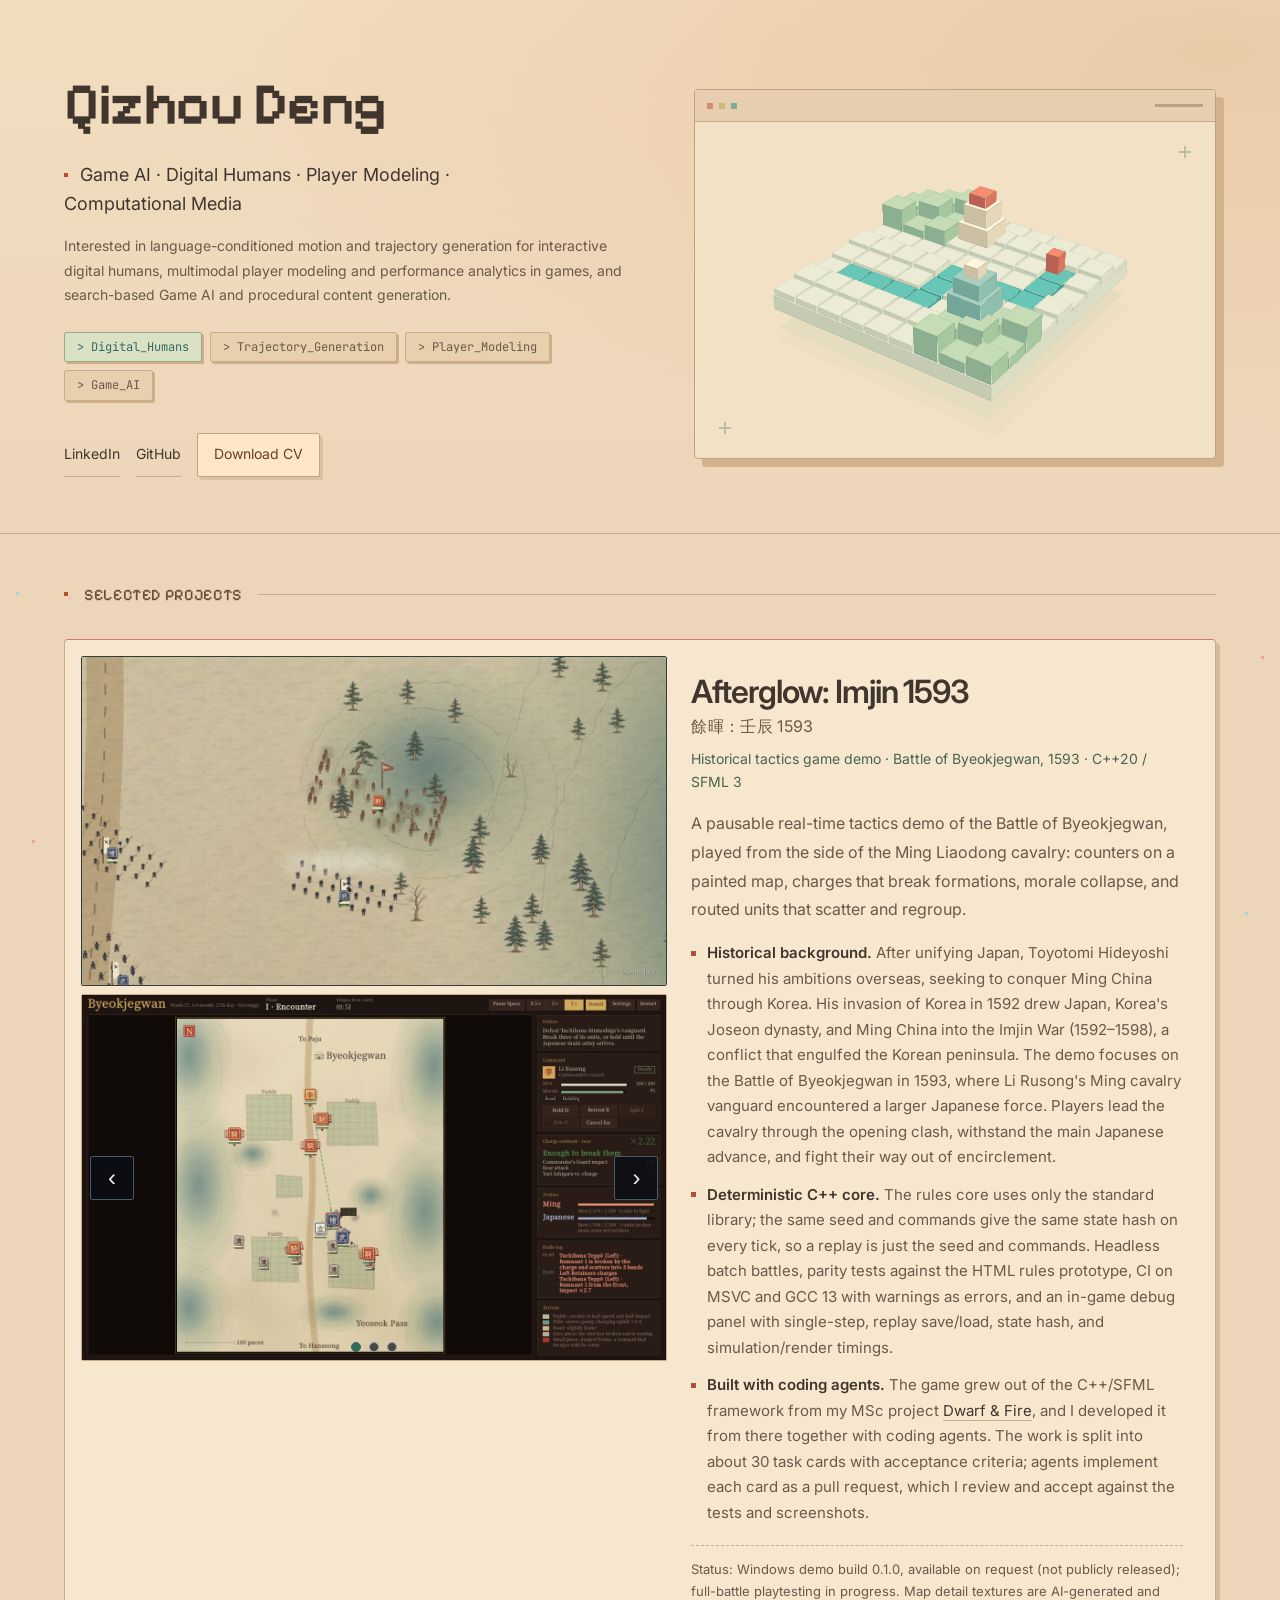
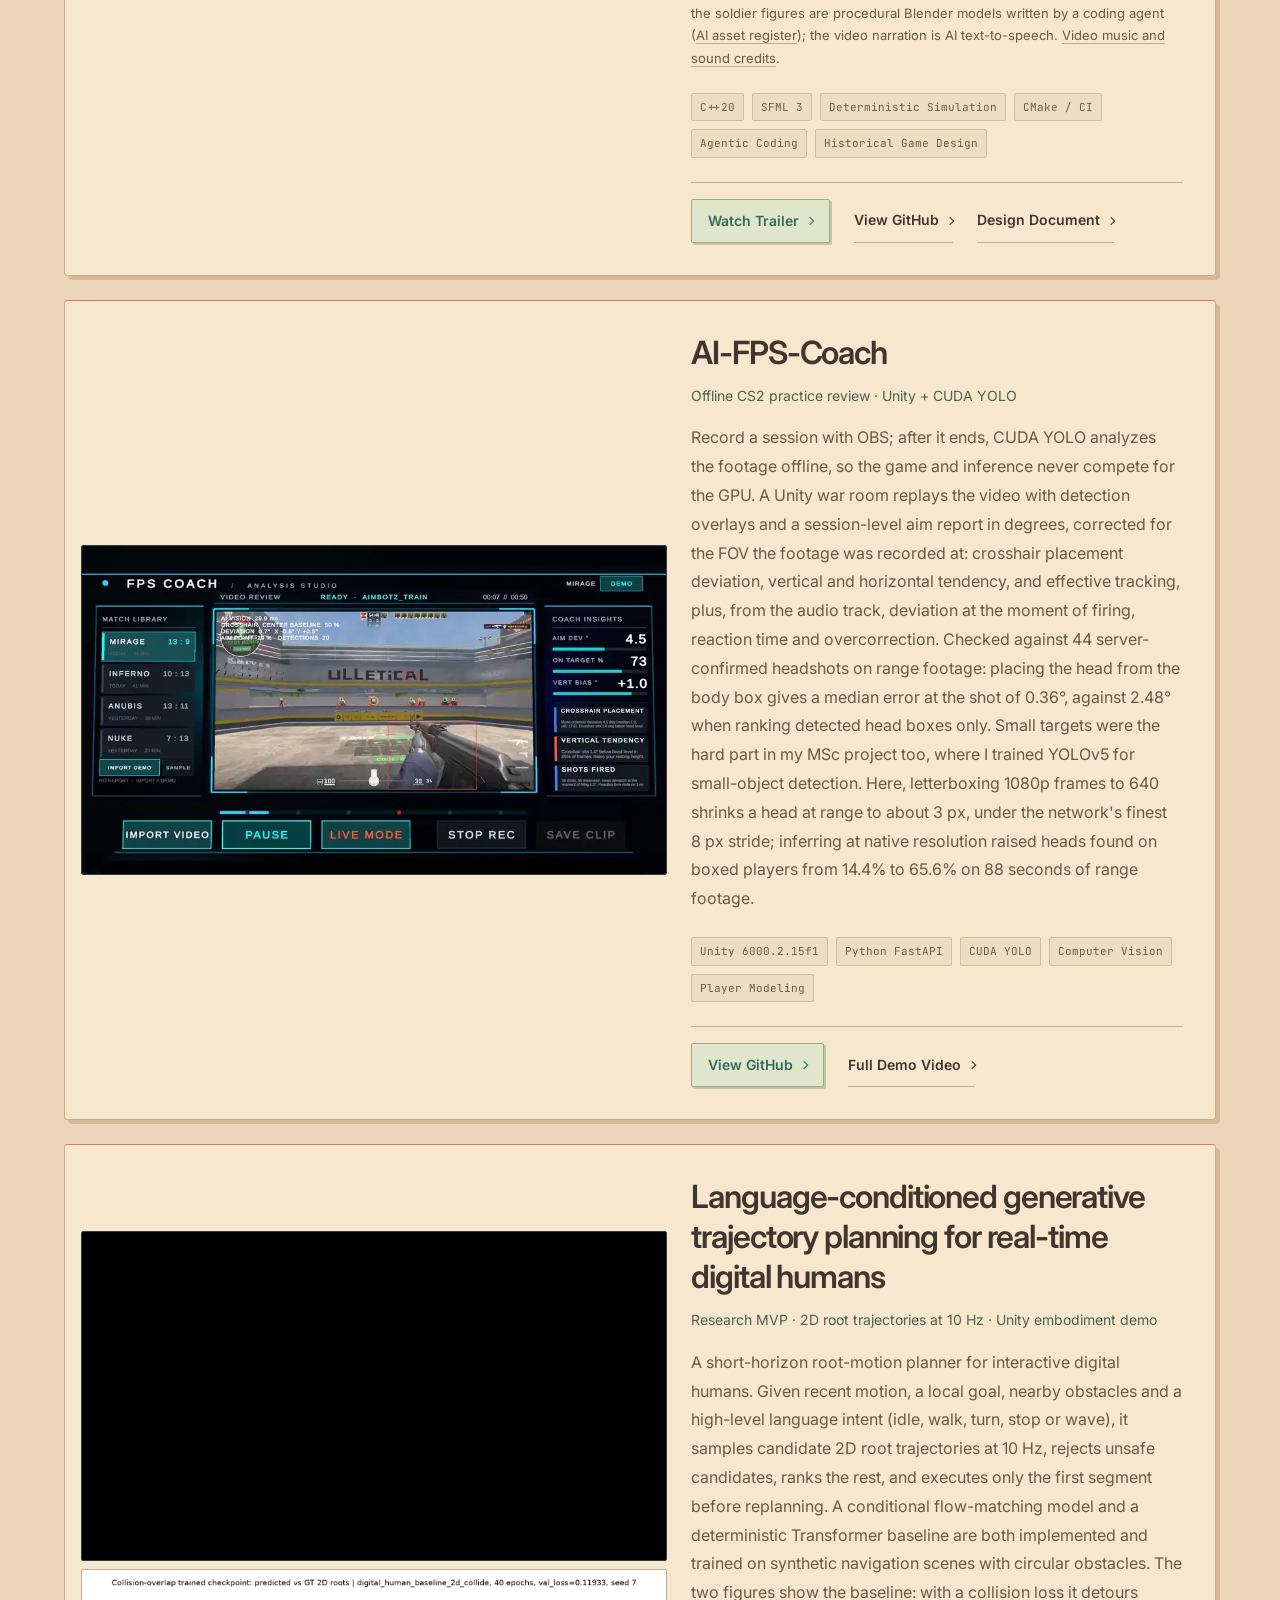
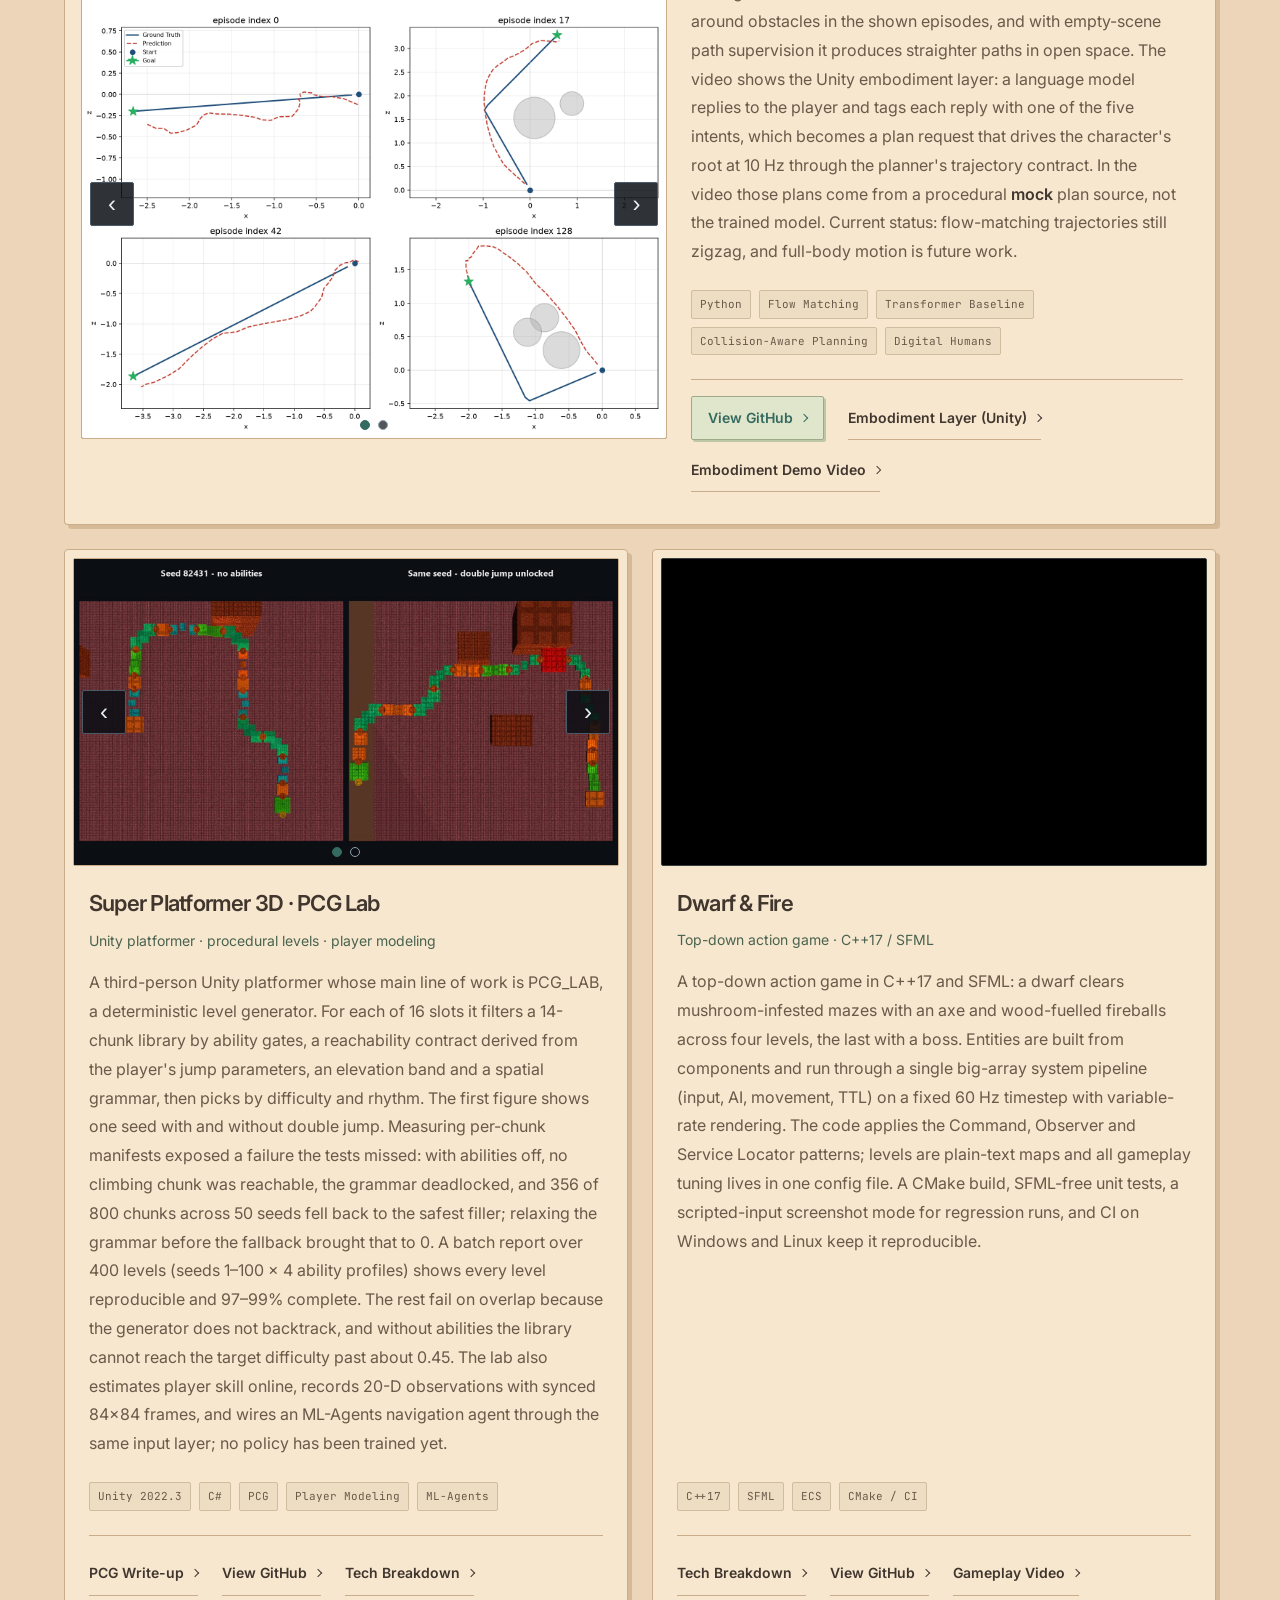
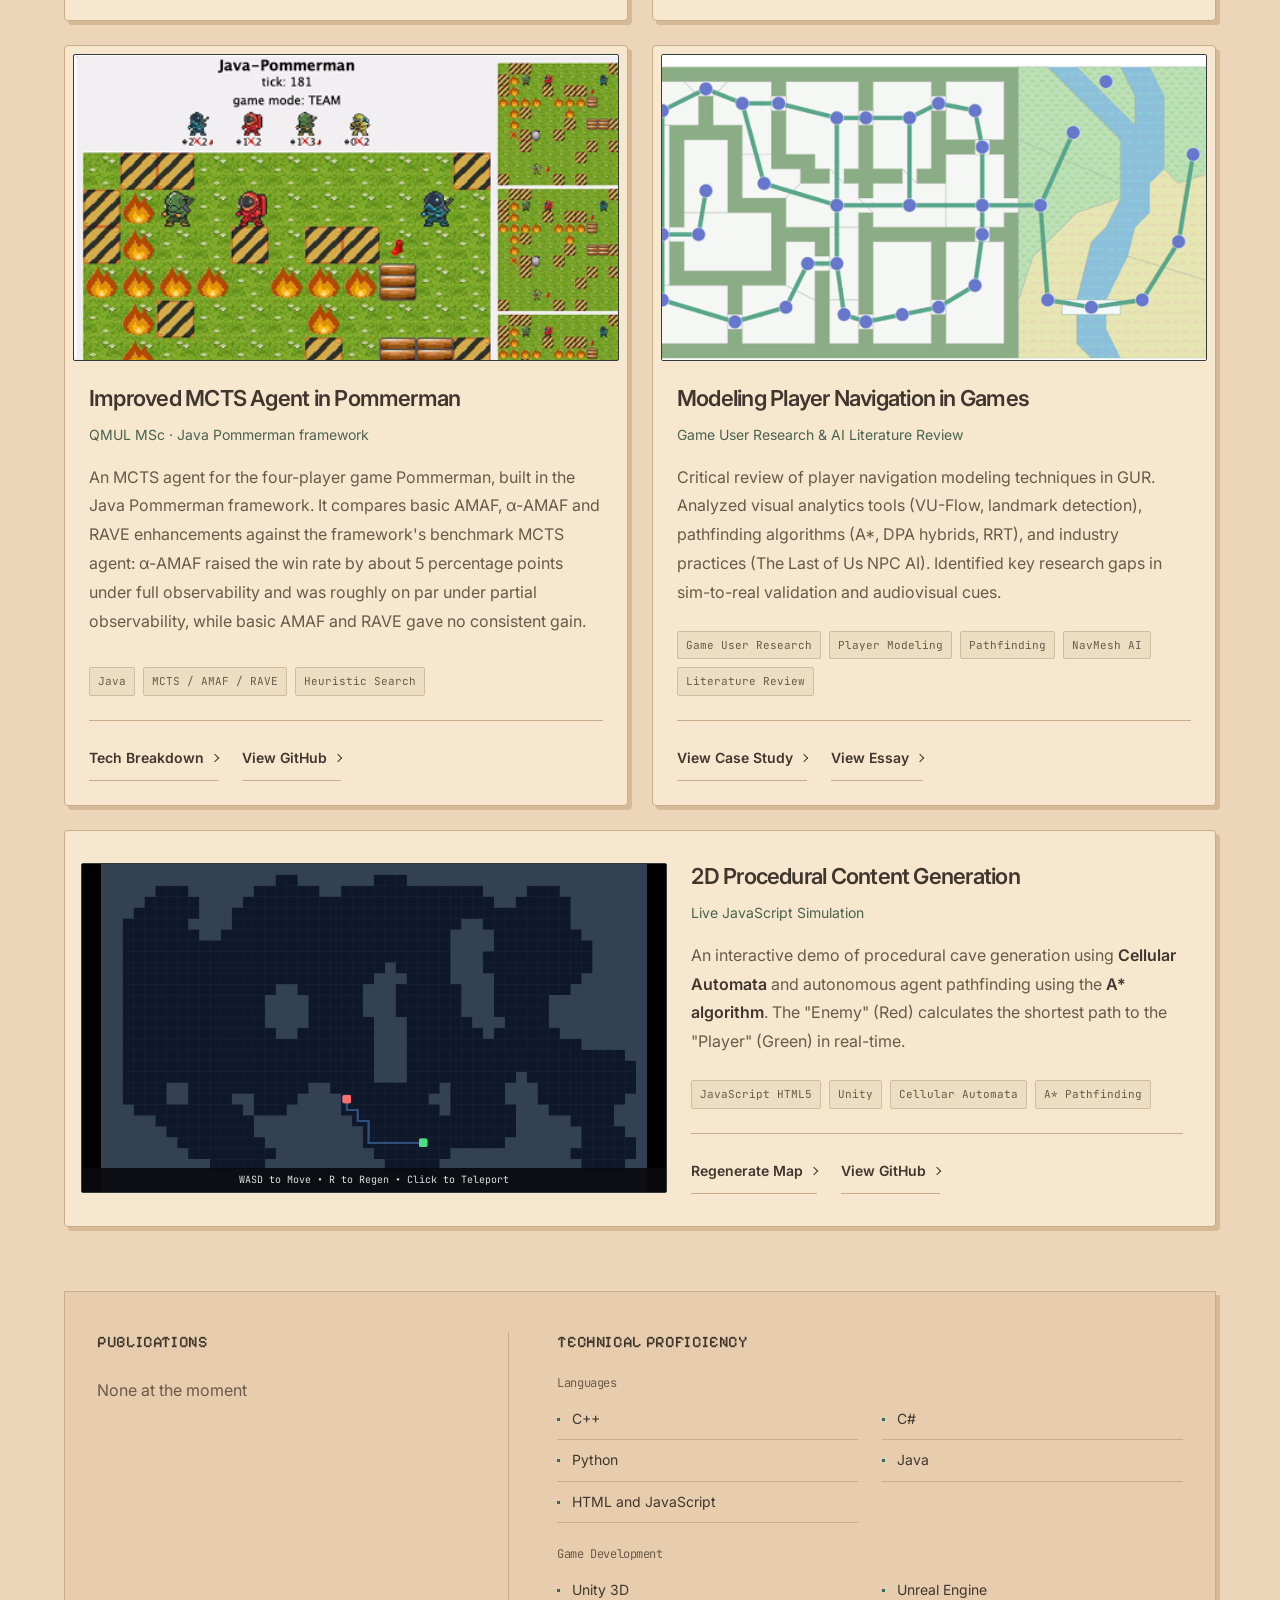
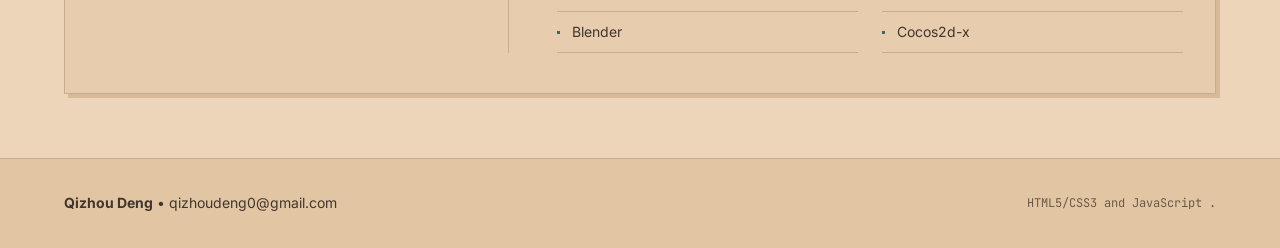
<file: index.html>
<!DOCTYPE html>
<html lang="en">
<head>
    <meta charset="UTF-8">
    <meta name="viewport" content="width=device-width, initial-scale=1.0">
    <meta name="description" content="Qizhou Deng — Game AI and Computational Media: trajectory generation for digital humans, player modeling, and procedural content generation.">
    <title>Qizhou Deng</title>
    <link href="https://fonts.googleapis.com/css2?family=Inter:wght@300;400;600;800&family=JetBrains+Mono:wght@400;700&display=swap" rel="stylesheet">
    <link rel="stylesheet" href="portfolio.css?v=9">
</head>
<body>

<!-- HOME VIEW WRAPPER -->
<div id="home-view">

    <header>
        <div class="container hero-layout">
            <div class="hero-copy">
                <h1>Qizhou Deng</h1>
                <p class="research-focus">Game AI · Digital Humans · Player Modeling · Computational Media</p>
                <p class="research-interests">
                    Interested in <strong>language-conditioned motion and trajectory generation</strong> for interactive digital humans, <strong>multimodal player modeling</strong> and performance analytics in games, and <strong>search-based Game AI</strong> and procedural content generation.
                </p>
                <div class="intro-tags">
                    <span>> Digital_Humans</span>
                    <span>> Trajectory_Generation</span>
                    <span>> Player_Modeling</span>
                    <span>> Game_AI</span>
                </div>
                <div class="profile-links">
                    <a href="https://www.linkedin.com/in/qizhou-deng-935728208/" style="margin: 0 10px;">LinkedIn</a>
                    <a href="https://github.com/QizhouD" style="margin: 0 10px;">GitHub</a>
                    <a href="QizhouDeng-CV.pdf" target="_blank" style="margin: 0 10px;">Download CV</a>
                </div>
            </div>
            <div class="pixel-scene" aria-hidden="true">
                <div class="scene-toolbar" aria-hidden="true"><i></i><i></i><i></i><span></span></div>
                <div class="scene-viewport">
                    <div class="scene-floor" aria-hidden="true"></div>
                    <div class="voxel-world" aria-hidden="true"></div>
                    <span class="scene-cross scene-cross--one"></span>
                    <span class="scene-cross scene-cross--two"></span>
                </div>
            </div>
        </div>
    </header>

    <div class="container">

        <section id="work">
            <h2 class="section-label">Selected Projects</h2>

            <article class="project-card project-card--featured project-card--flagship" id="afterglow">
                <div class="project-media-column">
                    <div class="media-frame">
                        <video autoplay muted loop playsinline
                               poster="assets/afterglow-poster.jpg"
                               aria-label="Afterglow: Imjin 1593, in-engine footage of the Byeokjegwan demo: the painted map gives way to the battlefield, Ming cavalry charge Japanese formations, units break, scatter and regroup"
                               style="width:100%; height:100%; object-fit:cover;">
                            <source src="assets/afterglow-card-loop.mp4" type="video/mp4">
                        </video>
                    </div>
                    <div class="media-carousel"
                         data-carousel
                         tabindex="0"
                         role="region"
                         aria-roledescription="carousel"
                         aria-label="Afterglow: Imjin 1593 screenshots">
                        <div class="carousel-viewport">
                            <div class="carousel-track">
                                <figure class="carousel-slide" role="group" aria-roledescription="slide" aria-label="1 of 3">
                                    <img src="assets/afterglow-battle-overview.jpg" loading="lazy"
                                         alt="Battle view in English: unit counters on a painted map of the Byeokjegwan valley, a charge preview with its multiplier, and the orders, unit and battle-log panels">
                                </figure>
                                <figure class="carousel-slide" role="group" aria-roledescription="slide" aria-label="2 of 3" aria-hidden="true">
                                    <img src="assets/afterglow-formation-break.jpg" loading="lazy"
                                         alt="Near view, in-engine: a Ming three-eyed-gun cavalry unit charges through a Japanese formation among pine groves; a Breakthrough label marks the impact as the broken unit scatters into groups">
                                </figure>
                                <figure class="carousel-slide" role="group" aria-roledescription="slide" aria-label="3 of 3" aria-hidden="true">
                                    <img src="assets/afterglow-debug-panel.jpg" loading="lazy"
                                         alt="In-game debug panel over the battle: tick, phase and per-tick state hash, single-step control, simulation and render timings over the last 120 frames, and replay save and load">
                                </figure>
                            </div>
                        </div>
                        <button type="button" class="carousel-btn carousel-btn--prev" aria-label="Previous screenshot" data-carousel-prev>&lsaquo;</button>
                        <button type="button" class="carousel-btn carousel-btn--next" aria-label="Next screenshot" data-carousel-next>&rsaquo;</button>
                        <div class="carousel-dots" role="tablist" aria-label="Choose screenshot">
                            <button type="button" class="carousel-dot" role="tab" aria-selected="true" aria-label="Battle view" data-carousel-goto="0"></button>
                            <button type="button" class="carousel-dot" role="tab" aria-selected="false" aria-label="Cavalry breakthrough, near view" data-carousel-goto="1" tabindex="-1"></button>
                            <button type="button" class="carousel-dot" role="tab" aria-selected="false" aria-label="Debug panel" data-carousel-goto="2" tabindex="-1"></button>
                        </div>
                    </div>
                </div>
                <div class="project-meta">
                    <h3>Afterglow: Imjin 1593 <span class="title-alt" lang="zh-Hant">餘暉：壬辰 1593</span></h3>
                    <span class="project-sub">Historical tactics game demo · Battle of Byeokjegwan, 1593 · C++20 / SFML 3</span>
                    <p>
                        A pausable real-time tactics demo of the Battle of Byeokjegwan, played from the side of the Ming Liaodong cavalry: counters on a painted map, charges that break formations, morale collapse, and routed units that scatter and regroup.
                    </p>
                    <ul class="project-points">
                        <li><strong>Historical background.</strong> After unifying Japan, Toyotomi Hideyoshi turned his ambitions overseas, seeking to conquer Ming China through Korea. His invasion of Korea in 1592 drew Japan, Korea's Joseon dynasty, and Ming China into the Imjin War (1592–1598), a conflict that engulfed the Korean peninsula. The demo focuses on the Battle of Byeokjegwan in 1593, where Li Rusong's Ming cavalry vanguard encountered a larger Japanese force. Players lead the cavalry through the opening clash, withstand the main Japanese advance, and fight their way out of encirclement.</li>
                        <li><strong>Deterministic C++ core.</strong> The rules core uses only the standard library; the same seed and commands give the same state hash on every tick, so a replay is just the seed and commands. Headless batch battles, parity tests against the HTML rules prototype, CI on MSVC and GCC 13 with warnings as errors, and an in-game debug panel with single-step, replay save/load, state hash, and simulation/render timings.</li>
                        <li><strong>Built with coding agents.</strong> The game grew out of the C++/SFML framework from my MSc project <a href="https://github.com/QizhouD/2D-action-game" target="_blank" rel="noopener">Dwarf &amp; Fire</a>, and I developed it from there together with coding agents. The work is split into about 30 task cards with acceptance criteria; agents implement each card as a pull request, which I review and accept against the tests and screenshots.</li>
                    </ul>
                    <p class="project-note">
                        Status: Windows demo build 0.1.0, available on request (not publicly released); full-battle playtesting in progress. Map detail textures are AI-generated and the soldier figures are procedural Blender models written by a coding agent (<a href="https://github.com/QizhouD/tieqi/blob/main/assets/AI_ASSETS.md" target="_blank" rel="noopener">AI asset register</a>); the video narration is AI text-to-speech. <a href="assets/afterglow-video-credits.txt" target="_blank">Video music and sound credits</a>.
                    </p>
                    <div class="tech-stack mono">
                        <span class="tech-pill">C++20</span>
                        <span class="tech-pill">SFML 3</span>
                        <span class="tech-pill">Deterministic Simulation</span>
                        <span class="tech-pill">CMake / CI</span>
                        <span class="tech-pill">Agentic Coding</span>
                        <span class="tech-pill">Historical Game Design</span>
                    </div>
                    <div class="actions">
                        <a href="assets/afterglow-prologue-gameplay.mp4" target="_blank" class="btn-link">Watch Trailer</a>
                        <a href="https://github.com/QizhouD/tieqi" target="_blank" rel="noopener" class="btn-link">View GitHub</a>
                        <a href="https://github.com/QizhouD/tieqi/blob/main/docs/DESIGN.md" target="_blank" rel="noopener" class="btn-link">Design Document</a>
                    </div>
                </div>
            </article>

            <article class="project-card project-card--featured">
                <div class="media-frame">
                    <video autoplay muted loop playsinline
                           poster="fps-ai-coach-war-room.png"
                           aria-label="Unity war room reviewing a CS2 range session — red body boxes, green head boxes, amber ideal-crosshair ring, session aim report on the right rail"
                           style="width:100%; height:100%; object-fit:cover;">
                        <source src="war-room.mp4" type="video/mp4">
                    </video>
                </div>
                <div class="project-meta">
                    <h3>AI-FPS-Coach</h3>
                    <span class="project-sub">Offline CS2 practice review · Unity + CUDA YOLO</span>
                    <p>
                        Record a session with OBS; after it ends, CUDA YOLO analyzes the footage offline, so the game and inference never compete for the GPU. A Unity war room replays the video with detection overlays and a session-level aim report in degrees, corrected for the FOV the footage was recorded at: crosshair placement deviation, vertical and horizontal tendency, and effective tracking, plus, from the audio track, deviation at the moment of firing, reaction time and overcorrection. Checked against 44 server-confirmed headshots on range footage: placing the head from the body box gives a median error at the shot of 0.36°, against 2.48° when ranking detected head boxes only. Small targets were the hard part in my MSc project too, where I trained YOLOv5 for small-object detection. Here, letterboxing 1080p frames to 640 shrinks a head at range to about 3&nbsp;px, under the network's finest 8&nbsp;px stride; inferring at native resolution raised heads found on boxed players from 14.4% to 65.6% on 88 seconds of range footage.
                    </p>
                    <div class="tech-stack mono">
                        <span class="tech-pill">Unity 6000.2.15f1</span>
                        <span class="tech-pill">Python FastAPI</span>
                        <span class="tech-pill">CUDA YOLO</span>
                        <span class="tech-pill">Computer Vision</span>
                        <span class="tech-pill">Player Modeling</span>
                    </div>
                    <div class="actions">
                        <a href="https://github.com/QizhouD/AI-FPS-Coach" target="_blank" class="btn-link">View GitHub</a>
                        <a href="war-room.mp4" class="btn-link">Full Demo Video</a>
                    </div>
                </div>
            </article>

            <article class="project-card project-card--featured">
                <div class="project-media-column">
                    <div class="media-frame">
                        <video autoplay muted loop playsinline
                               aria-label="Unity digital-human embodiment game demo — LLM-driven NPC with a mock navigation plan (not live learned trajectory output)"
                               style="width:100%; height:100%; object-fit:cover;">
                            <source src="llm-npc-embodiment-demo.mp4" type="video/mp4">
                        </video>
                    </div>
                    <div class="media-carousel"
                         data-carousel
                         tabindex="0"
                         role="region"
                         aria-roledescription="carousel"
                         aria-label="Deterministic baseline trajectory figures">
                        <div class="carousel-viewport">
                            <div class="carousel-track">
                                <figure class="carousel-slide" role="group" aria-roledescription="slide" aria-label="1 of 2">
                                    <img src="assets/trajectory-baseline-2d-collide-pred-vs-gt.png"
                                         alt="Deterministic baseline with a collision loss: predicted vs ground-truth 2D root trajectories around circular obstacles">
                                </figure>
                                <figure class="carousel-slide" role="group" aria-roledescription="slide" aria-label="2 of 2" aria-hidden="true">
                                    <img src="assets/trajectory-baseline-2d-path-pred-vs-gt.png"
                                         alt="Deterministic baseline with empty-scene path supervision: predicted vs ground-truth 2D root trajectories in empty scenes">
                                </figure>
                            </div>
                        </div>
                        <button type="button" class="carousel-btn carousel-btn--prev" aria-label="Previous figure" data-carousel-prev>&lsaquo;</button>
                        <button type="button" class="carousel-btn carousel-btn--next" aria-label="Next figure" data-carousel-next>&rsaquo;</button>
                        <div class="carousel-dots" role="tablist" aria-label="Choose figure">
                            <button type="button" class="carousel-dot" role="tab" aria-selected="true" aria-label="Collision loss, obstacle scenes" data-carousel-goto="0"></button>
                            <button type="button" class="carousel-dot" role="tab" aria-selected="false" aria-label="Empty-scene path supervision" data-carousel-goto="1" tabindex="-1"></button>
                        </div>
                    </div>
                </div>
                <div class="project-meta">
                    <h3>Language-conditioned generative trajectory planning for real-time digital humans</h3>
                    <span class="project-sub">Research MVP · 2D root trajectories at 10&nbsp;Hz · Unity embodiment demo</span>
                    <p>
                        A short-horizon root-motion planner for interactive digital humans. Given recent motion, a local goal, nearby obstacles and a high-level language intent (idle, walk, turn, stop or wave), it samples candidate 2D root trajectories at 10&nbsp;Hz, rejects unsafe candidates, ranks the rest, and executes only the first segment before replanning. A conditional flow-matching model and a deterministic Transformer baseline are both implemented and trained on synthetic navigation scenes with circular obstacles. The two figures show the baseline: with a collision loss it detours around obstacles in the shown episodes, and with empty-scene path supervision it produces straighter paths in open space. The video shows the Unity embodiment layer: a language model replies to the player and tags each reply with one of the five intents, which becomes a plan request that drives the character's root at 10&nbsp;Hz through the planner's trajectory contract. In the video those plans come from a procedural <strong>mock</strong> plan source, not the trained model. Current status: flow-matching trajectories still zigzag, and full-body motion is future work.
                    </p>
                    <div class="tech-stack mono">
                        <span class="tech-pill">Python</span>
                        <span class="tech-pill">Flow Matching</span>
                        <span class="tech-pill">Transformer Baseline</span>
                        <span class="tech-pill">Collision-Aware Planning</span>
                        <span class="tech-pill">Digital Humans</span>
                    </div>
                    <div class="actions">
                        <a href="https://github.com/QizhouD/language-conditioned-generative-trajectory-planning-for-real-time-digital-humans" target="_blank" class="btn-link">View GitHub</a>
                        <a href="https://github.com/QizhouD/LLM-NPC" target="_blank" class="btn-link">Embodiment Layer (Unity)</a>
                        <a href="llm-npc-embodiment-demo.mp4" class="btn-link">Embodiment Demo Video</a>
                    </div>
                </div>
            </article>

            <article class="project-card">
                <div class="media-carousel"
                     data-carousel
                     tabindex="0"
                     role="region"
                     aria-roledescription="carousel"
                     aria-label="PCG Lab layouts and gameplay">
                    <div class="carousel-viewport">
                        <div class="carousel-track">
                            <figure class="carousel-slide" role="group" aria-roledescription="slide" aria-label="1 of 2">
                                <img src="assets/platformer-pcg-seed-82431.jpg"
                                     alt="Top-down layouts of seed 82431: without abilities the route stays low and flat; with double jump unlocked the same seed climbs, turns and reaches a combat chunk">
                            </figure>
                            <figure class="carousel-slide" role="group" aria-roledescription="slide" aria-label="2 of 2" aria-hidden="true">
                                <img src="assets/platformer-pcg-lab-hud.jpg"
                                     alt="PCG Lab in play: the player at the start of seed 82431 with the lab HUD for seed, abilities, adaptive difficulty, training mode and dataset recording">
                            </figure>
                        </div>
                    </div>
                    <button type="button" class="carousel-btn carousel-btn--prev" aria-label="Previous image" data-carousel-prev>&lsaquo;</button>
                    <button type="button" class="carousel-btn carousel-btn--next" aria-label="Next image" data-carousel-next>&rsaquo;</button>
                    <div class="carousel-dots" role="tablist" aria-label="Choose image">
                        <button type="button" class="carousel-dot" role="tab" aria-selected="true" aria-label="Same seed with and without double jump" data-carousel-goto="0"></button>
                        <button type="button" class="carousel-dot" role="tab" aria-selected="false" aria-label="Lab gameplay and HUD" data-carousel-goto="1" tabindex="-1"></button>
                    </div>
                </div>
                <div class="project-meta">
                    <h3>Super Platformer 3D · PCG Lab</h3>
                    <span class="project-sub">Unity platformer · procedural levels · player modeling</span>
                    <p>
                        A third-person Unity platformer whose main line of work is PCG_LAB, a deterministic level generator. For each of 16 slots it filters a 14-chunk library by ability gates, a reachability contract derived from the player's jump parameters, an elevation band and a spatial grammar, then picks by difficulty and rhythm. The first figure shows one seed with and without double jump. Measuring per-chunk manifests exposed a failure the tests missed: with abilities off, no climbing chunk was reachable, the grammar deadlocked, and 356 of 800 chunks across 50 seeds fell back to the safest filler; relaxing the grammar before the fallback brought that to 0. A batch report over 400 levels (seeds 1–100 × 4 ability profiles) shows every level reproducible and 97–99% complete. The rest fail on overlap because the generator does not backtrack, and without abilities the library cannot reach the target difficulty past about 0.45. The lab also estimates player skill online, records 20-D observations with synced 84×84 frames, and wires an ML-Agents navigation agent through the same input layer; no policy has been trained yet.
                    </p>
                    <div class="tech-stack mono">
                        <span class="tech-pill">Unity 2022.3</span>
                        <span class="tech-pill">C#</span>
                        <span class="tech-pill">PCG</span>
                        <span class="tech-pill">Player Modeling</span>
                        <span class="tech-pill">ML-Agents</span>
                    </div>
                    <div class="actions">
                        <!-- Update links as needed -->
                        <a href="https://github.com/QizhouD/Super-Platformer-3D/blob/main/docs/pcg-story.md" target="_blank" class="btn-link">PCG Write-up</a>
                        <a href="https://github.com/QizhouD/Super-Platformer-3D" target="_blank" class="btn-link">View GitHub</a>
                        <a role="button" tabindex="0" onkeydown="if(event.key==='Enter'||event.key===' '){event.preventDefault();this.click();}" onclick="showPlatformer()" class="btn-link">Tech Breakdown</a>
                    </div>
                </div>
            </article>

            <article class="project-card">
                <div class="media-frame">
                    <video autoplay muted loop playsinline
                           aria-label="Dwarf &amp; Fire gameplay — the dwarf clears mushroom mazes with an axe and fireballs across four levels"
                           style="width:100%; height:100%; object-fit:contain;">
                        <source src="dwarf-and-fire-demo.mp4" type="video/mp4">
                    </video>
                </div>
                <div class="project-meta">
                    <h3>Dwarf &amp; Fire</h3>
                    <span class="project-sub">Top-down action game · C++17 / SFML</span>
                    <p>
                        A top-down action game in C++17 and SFML: a dwarf clears mushroom-infested mazes with an axe and wood-fuelled fireballs across four levels, the last with a boss. Entities are built from components and run through a single big-array system pipeline (input, AI, movement, TTL) on a fixed 60&nbsp;Hz timestep with variable-rate rendering. The code applies the Command, Observer and Service Locator patterns; levels are plain-text maps and all gameplay tuning lives in one config file. A CMake build, SFML-free unit tests, a scripted-input screenshot mode for regression runs, and CI on Windows and Linux keep it reproducible.
                    </p>
                    <div class="tech-stack mono">
                        <span class="tech-pill">C++17</span>
                        <span class="tech-pill">SFML</span>
                        <span class="tech-pill">ECS</span>
                        <span class="tech-pill">CMake / CI</span>
                    </div>
                    <div class="actions">
                        <!-- UPDATED LINK: Calls the JS function to switch views -->
                        <a role="button" tabindex="0" onkeydown="if(event.key==='Enter'||event.key===' '){event.preventDefault();this.click();}" onclick="showDwarf()" class="btn-link">Tech Breakdown</a>
                        <a href="https://github.com/QizhouD/2D-action-game" target="_blank" class="btn-link">View GitHub</a>
                        <a href="dwarf-and-fire-demo.mp4" class="btn-link">Gameplay Video</a>
                    </div>
                </div>
            </article>

            <article class="project-card">
                <div class="media-frame">
                    <img src="pommerman.png"
                         alt="Pommerman gameplay"
                         style="width:100%; height:100%; object-fit:cover; object-position:center top;">
                </div>
                <div class="project-meta">
                    <h3>Improved MCTS Agent in Pommerman</h3>
                    <span class="project-sub">QMUL MSc · Java Pommerman framework</span>
                    <p>
                        An MCTS agent for the four-player game Pommerman, built in the Java Pommerman framework. It compares basic AMAF, &alpha;-AMAF and RAVE enhancements against the framework's benchmark MCTS agent: &alpha;-AMAF raised the win rate by about 5 percentage points under full observability and was roughly on par under partial observability, while basic AMAF and RAVE gave no consistent gain.
                    </p>
                    <div class="tech-stack mono">
                        <span class="tech-pill">Java</span>
                        <span class="tech-pill">MCTS / AMAF / RAVE</span>
                        <span class="tech-pill">Heuristic Search</span>
                    </div>
                    <div class="actions">
                        <a href="Pommerman.pdf" target="_blank" class="btn-link">Tech Breakdown</a>
                        <a href="https://github.com/QizhouD/java-pommerman/tree/master/ImprovedMCTS" target="_blank" class="btn-link">View GitHub</a>
                    </div>
                </div>
            </article>

            <article class="project-card">
                <div class="media-frame">
                    <img src="navigation-cover.png" alt="Player Navigation Modeling Cover" style="width:100%; height:100%; object-fit:cover;">
                </div>
                <div class="project-meta">
                    <h3>Modeling Player Navigation in Games</h3>
                    <span class="project-sub">Game User Research & AI Literature Review</span>
                    <p>
                        Critical review of player navigation modeling techniques in GUR. Analyzed visual analytics tools (VU-Flow, landmark detection), pathfinding algorithms (A*, DPA hybrids, RRT), and industry practices (The Last of Us NPC AI). Identified key research gaps in sim-to-real validation and audiovisual cues.
                    </p>
                    <div class="tech-stack mono">
                        <span class="tech-pill">Game User Research</span>
                        <span class="tech-pill">Player Modeling</span>
                        <span class="tech-pill">Pathfinding</span>
                        <span class="tech-pill">NavMesh AI</span>
                        <span class="tech-pill">Literature Review</span>
                    </div>
                    <div class="actions">
                        <a href="Case Study.pdf" target="_blank" class="btn-link">View Case Study</a>
                        <a href="Modelling player navigation.pdf" target="_blank" class="btn-link">View Essay</a>
                    </div>
                </div>
            </article>

            <article class="project-card project-card--wide">
                <div class="media-frame" style="position: relative; background:#000;">
                    <canvas id="gameCanvas" tabindex="0" aria-label="Procedural cave generation and A-star pathfinding demo" style="width:100%; height:100%; object-fit: contain;"></canvas>
                    <div class="game-overlay">
                        WASD to Move • R to Regen • Click to Teleport
                    </div>
                </div>
                <div class="project-meta">
                    <h3>2D Procedural Content Generation</h3>
                    <span class="project-sub">Live JavaScript Simulation</span>
                    <p>
                        An interactive demo of procedural cave generation using <strong>Cellular Automata</strong>  and autonomous agent pathfinding using the <strong>A* algorithm</strong>.
                        The "Enemy" (Red) calculates the shortest path to the "Player" (Green) in real-time.
                    </p>
                    <div class="tech-stack mono">
                        <span class="tech-pill">JavaScript HTML5</span>
                        <span class="tech-pill">Unity</span>
                        <span class="tech-pill">Cellular Automata</span>
                        <span class="tech-pill">A* Pathfinding</span>
                    </div>
                    <div class="actions">
                        <a href="#" class="btn-link" onclick="initGame(); return false;">Regenerate Map</a>
                        <a href="https://github.com/QizhouD/PCG-AI-Unity.git" class="btn-link btn-secondary">View GitHub</a>
                    </div>
                </div>
            </article>

        </section>

        <section>
            <div class="grid-2">

                <div>
                    <h2>Publications</h2>
                    None at the moment
                    <!-- Placeholder content preserved -->
                </div>

                <div>
                    <h2>Technical Proficiency</h2>
                    <h4 class="mono" style="color:var(--text-muted); margin: 1.5rem 0 0.5rem;">Languages</h4>
                    <ul class="skill-list mono">
                        <li>C++ </li>
                        <li>C# </li>
                        <li>Python </li>
                        <li>Java </li>
                        <li>HTML and JavaScript</li>
                    </ul>

                    <h4 class="mono" style="color:var(--text-muted); margin: 1.5rem 0 0.5rem;">Game Development</h4>
                    <ul class="skill-list mono">
                        <li>Unity 3D </li>
                        <li>Unreal Engine </li>
                        <li>Blender </li>
                        <li>Cocos2d-x </li>
                    </ul>
                </div>

            </div>
        </section>

    </div>
</div>
<!-- END HOME VIEW -->

<!-- PLATFORMER BREAKDOWN VIEW -->
<div id="platformer-view" class="hidden">

    <header style="padding: 4rem 0;">
        <div class="container">
            <a role="button" tabindex="0" onkeydown="if(event.key==='Enter'||event.key===' '){event.preventDefault();this.click();}" onclick="showHome()" class="btn-link" style="margin-bottom: 2rem; border: none; font-size: 0.9rem;">← Back to Projects</a>
            <h1>Super Platformer 3D</h1>
            <p class="mono" style="color: var(--accent-secondary);">Technical Breakdown: Core Gameplay Architecture</p>
        </div>
    </header>

    <div class="container article-content">

        <p><em>This page covers the original gameplay architecture (player state machine, enemy AI, spawning and event channels) that PCG_LAB builds on. Procedural generation, player modeling and the ML-Agents pipeline are documented in the <a href="https://github.com/QizhouD/Super-Platformer-3D" target="_blank">repository README</a> and the <a href="https://github.com/QizhouD/Super-Platformer-3D/blob/main/docs/pcg-story.md" target="_blank">PCG write-up</a>.</em></p>

        <h2>Summary</h2>
        <p>This portfolio details the core technical architecture of this game project, emphasizing the use of software engineering principles and design patterns. The project demonstrates State Machine design, Strategy Pattern implementation, and decoupled event-driven architecture (Event Channels, ScriptableObject Input).</p>
        <p>The key focus areas are:</p>
        <ol>
            <li>Modular State Management: A reusable, interface-driven State Machine System governs all complex character and enemy behaviors, ensuring clean, debuggable logic.</li>
            <li>Decoupled Input/UI: The Input System and Health System are fully decoupled from their consumer components (Player, UI) using the ScriptableObject Event Channel pattern, maximizing testability and flexibility.</li>
            <li>Configurable AI: The Enemy AI integrates a powerful Cone Detection Strategy using the Strategy Pattern, featuring an anti-flickering cooldown system for robust transitions.</li>
        </ol>
        <p>The resulting architecture is highly scalable and maintainable, ready for production use and complex feature expansion.</p>

        <h2>1. Architecture &amp; Design Philosophy</h2>
        <p>My primary goal was to create a highly decoupled and scalable system. This was achieved through the systematic application of industry-standard design patterns, significantly improving the maintainability and testability of complex features.</p>
        <ul>
            <li>State Machine Pattern (FSM): Used extensively for both the Player Controller and the Enemy AI System to encapsulate behaviors, making logic transitions explicit and easy to debug.</li>
            <li>Strategy Pattern: Implemented in the Detection System (e.g., ConeDetectionStrategy) and the Spawn System (LinearSpawnPointStrategy, RandomSpawnPointStrategy) to allow swapping core logic at runtime without modifying the main component.</li>
            <li>Event Channel / ScriptableObject Events: The Input System and the Health System are fully decoupled from the UI using this pattern. For instance, the Health component broadcasts a health percentage via a FloatEventChannel, which the HealthBar listens to, eliminating direct references.</li>
        </ul>

        <h2>2. Player Controller &amp; Advanced Movement</h2>
        <p>The PlayerController is the central hub, utilizing a state machine to manage complex interactions like variable-height jumping, dashing, and melee attacks.</p>
        <p><strong>Key Technical Demonstrations</strong></p>
        <ul>
            <li>Physics-Based Movement: Utilizes the Rigidbody component for smooth, physics-correct movement. Speed is applied and dampened using SmoothDamp to achieve natural-feeling acceleration (Smooth Time: 0.2s).</li>
            <li>Variable Jump Implementation: Achieves variable jump height by linking the upward velocity to a timer (Jump Duration: 0.5s). Releasing the jump input early stops the timer, immediately applying a high Gravity Multiplier (3x) for a fast, snappy fall.</li>
            <li>State Management: The player's actions (Locomotion, Jump, Dash, Attack) are managed by dedicated Player States. This prevents illegal actions (e.g., attacking while dashing) and centralizes action logic.</li>
        </ul>

        <style>
            .tech-table {
                width: 100%;
                border-collapse: collapse;
                margin: 2rem 0;
                font-size: 0.95rem;
                background-color: #fff;
                border-radius: 8px;
                overflow: hidden;
                box-shadow: 0 2px 10px rgba(0,0,0,0.1);
            }
            .tech-table th {
                background-color: #2c3e50;
                color: white;
                font-weight: 600;
                padding: 1rem;
                text-align: left;
            }
            .tech-table td {
                padding: 1rem;
                border-top: 1px solid #ecf0f1;
                vertical-align: top;
                color: #222;
            }
            .tech-table tbody tr:nth-child(even) {
                background-color: #f8f9fa;
            }
            .tech-table tbody tr:hover {
                background-color: #e8f4f8;
                transition: background-color 0.2s ease;
            }
            @media (max-width: 768px) {
                .tech-table {
                    display: block;
                    overflow-x: auto;
                }
                .tech-table th, .tech-table td {
                    white-space: nowrap;
                }
            }
        </style>

        <table class="tech-table">
            <thead>
            <tr>
                <th>Ability</th>
                <th>Mechanism</th>
                <th>Demonstrates</th>
            </tr>
            </thead>
            <tbody>
            <tr>
                <td>Dash</td>
                <td>Force Multiplier (10x) applied for 1s, followed by a 2s cooldown.</td>
                <td>Time-based ability management &amp; physics manipulation.</td>
            </tr>
            <tr>
                <td>Double Jump</td>
                <td>Controlled by the hasDoubleJump flag, reset only when the GroundChecker component confirms the player is grounded.</td>
                <td>Precise physics state tracking.</td>
            </tr>
            <tr>
                <td>Melee Attack</td>
                <td>Uses a sphere-cast (Attack Distance: 1 unit) to detect targets, demonstrating proficiency with Unity's non-allocating physics queries.</td>
                <td>Physics query implementation &amp; cooldown management.</td>
            </tr>
            </tbody>
        </table>

        <h2>3. Free Look Camera System</h2>
        <p>The CameraManager uses Cinemachine's FreeLook camera, demonstrating robust input handling and responsiveness.</p>
        <p><strong>Key Features</strong></p>
        <ul>
            <li>Input Handling: Supports both mouse (RMB activated, cursor locked) and gamepad input separately, ensuring a smooth transition between control schemes.</li>
            <li>Anti-Jump System: Camera movement is locked for one frame when RMB is pressed to prevent sudden jumps from residual mouse movement, ensuring a professional feel.</li>
            <li>Sensitivity: Configurable Speed Multiplier for player-adjustable camera sensitivity.</li>
        </ul>

        <h2>4. In-Depth System Analysis: Modular State Machine System</h2>
        <p><strong>Overview</strong><br>The State Machine System provides a flexible, reusable framework for managing entity behavior, applied consistently to both the Player Controller and the Enemy AI System. It enforces the State Pattern to isolate specific behaviors, making state transitions explicit and logic predictable.</p>
        <p><strong>Architecture and Core Components</strong><br>The system is built upon a minimal set of interfaces, enforcing a clear contract for all behaviors and transitions.</p>
        <ul>
            <li>IState Interface: Defines the fundamental lifecycle of any behavior node.<br>• OnEnter(): Initialization logic when the state becomes active (e.g., set animation flag).<br>• Update(): Frame-by-frame logic (e.g., timer ticking, input checking).<br>• FixedUpdate(): Physics-frame logic (e.g., applying velocity, moving platforms).<br>• OnExit(): Cleanup logic before transitioning out (e.g., stop effects, reset flags).</li>
            <li>IPredicate Interface: A simple conditional check that returns bool. This separates the transition condition from the state logic.<br>• Evaluate(): Returns true if the condition for transition is met.</li>
            <li>ITransition Structure: Links two components: the To (Target State) and the Condition (The IPredicate instance).</li>
        </ul>

        <p><strong>The Transition Flow</strong><br>All transitions follow a strictly defined, three-step evaluation process within the State Machine's main Update loop:</p>
        <ol>
            <li>Any Transitions: Evaluate global transitions that can occur from any state (e.g., the Health component registers a IsDead predicate, immediately transitioning to the Death State).</li>
            <li>Current State Transitions: Evaluate the specific outgoing transitions defined for the currently active state (e.g., from LocomotionState → JumpState when JumpInputPressed predicate is met).</li>
            <li>State Change Execution: If a transition's condition is met, the flow executes: OnExit() of the old state → OnEnter() of the new state → The current_state reference is switched.</li>
        </ol>

        <p><strong>Player State Example: Locomotion to Jump</strong></p>
        <table class="tech-table">
            <thead>
            <tr>
                <th>Component</th>
                <th>State A</th>
                <th>Transition</th>
                <th>State B</th>
                <th>Predicate</th>
                <th>Condition</th>
            </tr>
            </thead>
            <tbody>
            <tr>
                <td>Player</td>
                <td>LocomotionState</td>
                <td>→</td>
                <td>JumpState</td>
                <td>IsRunning&lt;JumpTimer&gt;</td>
                <td>The player is grounded AND the jump input is pressed.</td>
            </tr>
            <tr>
                <td>Player</td>
                <td>JumpState</td>
                <td>→</td>
                <td>LocomotionState</td>
                <td>IsGrounded</td>
                <td>The player's GroundChecker component returns true.</td>
            </tr>
            </tbody>
        </table>

        <h2>5. Spawn System</h2>
        <p><strong>Architecture</strong><br>The spawning system employs the Factory and Strategy patterns for flexibility.</p>
        <ul>
            <li>IEntityFactory&lt;T&gt;: Responsible for creating the entity instance.</li>
            <li>ISpawnPointStrategy: Determines where the entity is spawned.</li>
            <li>LinearSpawnPointStrategy: Cycles sequentially through points.</li>
            <li>RandomSpawnPointStrategy: Randomly selects unused points before reshuffling.</li>
        </ul>
        <p><strong>Collectible Spawning</strong><br>The CollectibleSpawnManager uses a countdown timer (Spawn Interval) to spawn items only until all configured spawn points have been used (Auto-Stop), demonstrating efficient resource management for level design.</p>

        <h2>6. Platform Types</h2>
        <p>Level interactivity is provided by several reusable, configurable platform components.</p>
        <table class="tech-table">
            <thead>
            <tr>
                <th>Platform Type</th>
                <th>Mechanism</th>
                <th>Technical Focus</th>
            </tr>
            </thead>
            <tbody>
            <tr>
                <td>Timed Platform</td>
                <td>Toggles all child GameObjects on/off based on Time to Toggle Platform (2s).</td>
                <td>Time accumulation and object hierarchy manipulation.</td>
            </tr>
            <tr>
                <td>Vanishing Platform</td>
                <td>Detects Player tag collision, triggers an Animator for a smooth fade over Disappear Time, with an optional Can Reset delay.</td>
                <td>Collision handling and configurable reset logic.</td>
            </tr>
            <tr>
                <td>Horizontal/Vertical Platform</td>
                <td>Uses MoveTowards between two defined points/heights, incorporating a Time Delay wait period at each end.</td>
                <td>Vector mathematics (MoveTowards) and path configuration.</td>
            </tr>
            </tbody>
        </table>

        <h2>7. Enemy AI System</h2>
        <p>The enemy utilizes the State Machine (Wander, Chase, Attack) driven by the Detection System.</p>
        <p><strong>Enemy States</strong></p>
        <ul>
            <li>EnemyWanderState: Patrols using the NavMeshAgent to pathfind to random points within the Wander Radius (10 units).</li>
            <li>EnemyChaseState: Continuously updates the NavMeshAgent destination to the player's position, triggered by detection.</li>
            <li>EnemyAttackState: Executes combat logic while respecting the Time Between Attacks cooldown.</li>
        </ul>

        <h2>8. In-Depth System Analysis: Detection System</h2>
        <p><strong>Overview</strong><br>The Detection System is designed using the Strategy Pattern (IDetectionStrategy), allowing the PlayerDetector component to swap out its detection algorithm at runtime. This makes the Enemy AI highly flexible and extensible.</p>
        <p><strong>Cone Detection Strategy Implementation</strong><br>The ConeDetectionStrategy is the default behavior, designed for realistic, yet performant, line-of-sight tracking.</p>

        <p><strong>Parameters</strong></p>
        <table class="tech-table">
            <thead>
            <tr>
                <th>Parameter</th>
                <th>Value</th>
                <th>Purpose</th>
            </tr>
            </thead>
            <tbody>
            <tr>
                <td>Detection Angle</td>
                <td>60°</td>
                <td>The total width of the vision cone.</td>
            </tr>
            <tr>
                <td>Detection Radius</td>
                <td>10 units</td>
                <td>The maximum effective range of the cone.</td>
            </tr>
            <tr>
                <td>Inner Detection Radius</td>
                <td>5 units</td>
                <td>A guaranteed detection sphere for close proximity.</td>
            </tr>
            <tr>
                <td>Detection Cooldown</td>
                <td>1 second</td>
                <td>Prevents state flickering near the radius edge.</td>
            </tr>
            </tbody>
        </table>

        <p><strong>Detection Logic (CanDetectPlayer())</strong><br>The detection check utilizes vector math and distance comparisons:</p>
        <ol>
            <li>Calculate Direction and Angle: Determine the normalized direction vector from the enemy to the player. The angle θ between the enemy's forward vector (Forward) and the player direction (Dir) is calculated: θ = arccos(Forward • Dir).</li>
            <li>Cone Check: Player is detected if the distance d &lt; 10 AND the angle θ &lt; 30° (half of the 60° angle).</li>
            <li>Inner Radius Check: Player is detected if the distance d &lt;= 5 (regardless of angle), covering blind spots or close-range detection.</li>
            <li>Cooldown Application: If detection occurs, a CountdownTimer is started. The CanDetectPlayer() method returns true for the entire 1-second duration of the timer. This prevents the Enemy AI from rapidly transitioning between Chase and Wander states, ensuring smooth and stable gameplay.</li>
        </ol>

        <p><strong>Extensibility (Strategy Pattern)</strong><br>To implement a new detection type, a developer only needs to:</p>
        <ol>
            <li>Create a new class implementing IDetectionStrategy.</li>
            <li>Call detector.SetDetectionStrategy(new NewDetectionStrategy()) at runtime.</li>
        </ol>
        <p>This adheres to the Open/Closed Principle, allowing for new features without modifying existing, tested code.</p>

        <h2>9. Input System</h2>
        <p><strong>Design Choice</strong><br>The system uses a ScriptableObject-based InputReader with Unity's new Input System.</p>
        <p><strong>Benefit</strong><br>This completely separates input logic from the player character, making the system:</p>
        <ul>
            <li>Device-Agnostic: Handles keyboard, mouse, and gamepad input seamlessly.</li>
            <li>Flexible: Easy rebinding and centralized control.</li>
            <li>Event-Driven: Input phase (Started, Canceled, Performed) → InputReader → Invokes a corresponding UnityEvent (e.g., Jump(bool performed)).</li>
        </ul>

        <h2>10. Health System</h2>
        <p><strong>Health Component</strong><br>Manages health and uses the Event Channel pattern for decoupled UI updates. When TakeDamage(int) is called, the component calculates the health percentage (0-1) and broadcasts it on a FloatEventChannel.</p>
        <p><strong>Health Bar Component</strong><br>This component subscribes to the FloatEventChannel and updates the UI slider and the color gradient (Green → Red) without holding a direct reference to the Player's Health component.</p>

        <h2>11. Summary</h2>
        <table class="tech-table">
            <thead>
            <tr>
                <th>System</th>
                <th>Practice</th>
                <th>Rationale</th>
            </tr>
            </thead>
            <tbody>
            <tr>
                <td>State Machines</td>
                <td>Separate state logic from entity logic; use predicates for transitions.</td>
                <td>Ensures single responsibility and ease of debugging.</td>
            </tr>
            <tr>
                <td>Input</td>
                <td>Use a single InputReader ScriptableObject; always unsubscribe from events.</td>
                <td>Centralized control and prevention of memory leaks.</td>
            </tr>
            <tr>
                <td>Timers</td>
                <td>Tick timers in Update, not FixedUpdate; use CountdownTimer.</td>
                <td>Ensures time is tracked independently of physics frames.</td>
            </tr>
            <tr>
                <td>Detection</td>
                <td>Tune values with Gizmo visualization; use cooldowns.</td>
                <td>Prevents state flickering and allows visual configuration.</td>
            </tr>
            <tr>
                <td>Spawning</td>
                <td>Separate data (ScriptableObject) from logic (MonoBehaviour).</td>
                <td>Increases modularity and simplifies asset management.</td>
            </tr>
            </tbody>
        </table>

        <br><br>
        <p class="mono" style="color: var(--text-secondary); text-align: center;">
            Built in Unity
        </p>

    </div>
</div>
<!-- END PLATFORMER VIEW -->

<!-- DWARF BREAKDOWN VIEW WRAPPER (Hidden by default) -->
<div id="dwarf-view" class="hidden">

    <header style="padding: 4rem 0;">
        <div class="container">
            <a role="button" tabindex="0" onkeydown="if(event.key==='Enter'||event.key===' '){event.preventDefault();this.click();}" onclick="showHome()" class="btn-link" style="margin-bottom: 2rem; border: none; font-size: 0.9rem;">← Back to Projects</a>
            <h1>Dwarf &amp; Fire</h1>
            <p class="mono" style="color: var(--accent-secondary);">Technical Breakdown & Design Document</p>
        </div>
    </header>

    <div class="container article-content">

        <h2>Overview</h2>
        <p>A small top-down action game in C++17 and SFML: a dwarf clears mushroom-infested mazes with an axe and wood-fuelled fireballs across four levels, the last with a boss. I built it around a lightweight entity–component–system core with one explicit system pipeline, and applied the Command, Observer and Service Locator patterns. Levels are plain-text maps, every gameplay number lives in one config file, and the SFML-free core is covered by unit tests and built in CI on Windows and Linux.</p>

        <h2>Tech Stack and Key Libraries</h2>
        <ul>
            <li><strong>SFML 2.5 / 2.6</strong> for windowing, graphics, input, timing and audio</li>
            <li><strong>C++17 STL</strong> (<code>&lt;memory&gt;</code>, <code>&lt;vector&gt;</code>, <code>&lt;unordered_map&gt;</code>, <code>&lt;functional&gt;</code>, <code>&lt;random&gt;</code>, <code>&lt;filesystem&gt;</code>)</li>
            <li><strong>Build:</strong> CMake + Ninja (MinGW-w64 or MSVC), with the original Visual Studio 2022 solution still supported</li>
            <li><strong>Custom utilities:</strong> <code>Bitmask</code> component masks, <code>Rectangle</code> intersection, <code>Vector2</code>, and an <code>Observer</code> interface</li>
        </ul>

        <h2>High-Level Architecture</h2>
        <p><strong>Entry:</strong> <code>main.cpp</code> parses <code>--levels</code> / <code>--script</code>, moves to the asset directory next to the executable when needed, initializes <code>Game</code> and runs a fixed-timestep loop.</p>
        <p><strong>Core controller:</strong> <code>Game</code> owns the level flow (menu, levels, pause, results), the entity list and system pipeline, collisions, the HUD and particles, and persistent progress.</p>
        <p><strong>Rendering/UI:</strong> <code>Window</code> wraps <code>sf::RenderWindow</code> with a scrolling world view, a fixed UI view and letterboxing; <code>Hud</code> draws gameplay HUD, toasts and menu overlays.</p>
        <p><strong>World building:</strong> <code>LevelParser</code> turns a text map into pure data; <code>Game::loadLevel</code> builds the <code>Board</code> of tiles and spawns entities from it.</p>
        <p><strong>Systems:</strong> Input, AI, Movement and TTL systems run over every entity whose components match the system's mask.</p>

        <h2>ECS Design</h2>
        <p>Entities carry components (<code>Position</code>, <code>Velocity</code>, <code>Input</code>, <code>Health</code>, <code>TTL</code>, <code>AI</code>). Each system declares the components it needs as a <code>Bitmask</code>, and <code>validate</code> skips entities that do not match. Storage is a single "big array": every system walks the full entity list, in a fixed order.</p>

        <pre><code>// Game.cpp
// Order matters: input decides direction, AI decides direction, movement
// integrates, TTL expires projectiles.
systems.push_back(std::make_shared&lt;InputSystem&gt;());
systems.push_back(std::make_shared&lt;AISystem&gt;());
systems.push_back(std::make_shared&lt;MovementSystem&gt;());
systems.push_back(std::make_shared&lt;TTLSystem&gt;());

void Game::runSystems(float elapsed) {
    for (const auto&amp; sys : systems)
        for (auto&amp; ent : entities)
            if (sys-&gt;validate(ent.get()))
                sys-&gt;update(this, ent.get(), elapsed);
}</code></pre>

        <p>Running system-major keeps each system's logic together and makes the pipeline order explicit. Entities spawned mid-frame (fireballs, potion drops) are queued and inserted after iteration, so spawning never invalidates a container that is being walked; deleted entities are removed in one pass at the end of the frame.</p>

        <h2>Game Loop, Timing, and Frame Pacing</h2>
        <p>Simulation runs at a fixed 60&nbsp;Hz; rendering runs as fast as frames arrive. Frame time is clamped to 0.25&nbsp;s so a stall (window drag, breakpoint) cannot trigger a burst of catch-up steps.</p>

        <pre><code>// main.cpp
const float dt = 1.f / 60.f;
const float maxFrame = 0.25f;
while (!game.getWindow()-&gt;isWindowDone()) {
    float frame = clock.restart().asSeconds();
    if (frame &gt; maxFrame) frame = maxFrame;
    accumulator += frame;

    game.handleInput();
    while (accumulator &gt;= dt) {
        game.update(dt);
        accumulator -= dt;
    }
    game.render(frame);
}</code></pre>

        <p>The FPS counter is averaged over half-second windows rather than computed from a single frame.</p>

        <h2>Windowing, Camera, and Letterboxing</h2>
        <p><code>Window</code> separates three sizes: the world (level size in pixels), the view (how much of the world is visible, capped so small levels are shown whole and big ones scroll), and the OS window. A letterboxed <code>sf::View</code> maps the view onto any window size or aspect ratio.</p>
        <ul>
            <li><strong>Camera:</strong> follows the player smoothly, clamped to the world, and snaps to the player when a level loads.</li>
            <li><strong>Layers:</strong> the world layer (board, entities, particles) scrolls with the camera; the UI layer (HUD, toasts, menus) is fixed to the screen.</li>
            <li><strong>Input:</strong> all keyboard and gamepad reads go through <code>Window</code>, so a script can replace them.</li>
        </ul>

        <h2>Level Loading and World Construction</h2>
        <p><code>levels/levels.txt</code> lists the level files in play order; adding a level is a new text map plus one line in the list, with no code changes. <code>LevelParser</code> has no SFML dependency, so it is unit tested, and a broken level fails before the current one is torn down.</p>
        <ul>
            <li><strong>Legend:</strong> <code>w</code> wall, <code>.</code> floor, <code>o</code> exit, <code>*</code> player start, <code>x</code> log, <code>p</code> potion, <code>e</code> mushroom, <code>B</code> boss.</li>
            <li><strong>Validation:</strong> a map must contain exactly one <code>*</code>; ragged rows are padded with wall; unknown characters are reported with their row and column.</li>
            <li><strong>Construction:</strong> <code>Game::loadLevel</code> builds the <code>Board</code> of tiles, then spawns logs, potions and enemies, taking enemy stats from the tuning config.</li>
        </ul>

        <pre><code>// Game.h: centre an entity inside tile (col, row)
float x = col * spriteWH * tileScale;
float y = row * spriteWH * tileScale;
float cntrFactor = (tileScale - itemScale) * spriteWH * 0.5f;
ent-&gt;setPosition(x + cntrFactor, y + cntrFactor);</code></pre>

        <h2>Gameplay Systems and Mechanics</h2>
        <ul>
            <li><strong>Input:</strong> <code>InputHandler</code> maps keys and gamepad buttons to <code>Command</code> objects (move, attack, shout, pause) that execute against the game.</li>
            <li><strong>AI:</strong> <code>AISystem</code> patrols in random cardinal directions and chases the player within range. If a chase stays blocked by walls for 0.6&nbsp;s, the enemy gives up for 1.5&nbsp;s and wanders instead of hugging the wall.</li>
            <li><strong>Movement and tile collision:</strong> <code>MovementSystem</code> integrates velocity one axis at a time and stops at wall tiles, so entities slide along walls instead of sticking.</li>
            <li><strong>Entity collisions:</strong> <code>Game::handleCollisions</code> checks rectangle intersections in three passes: the axe reach box against logs and enemies, the player's body against pickups and enemies (callbacks registered per <code>EntityType</code>), and fireballs against enemies.</li>
            <li><strong>Resources:</strong> chopping logs yields wood; a shout spends one wood to throw a fireball in the last walking direction. <code>TTLSystem</code> expires fireballs.</li>
            <li><strong>Progress:</strong> every kill, by axe or fire, is credited exactly once in one place (score, potion drops). When the last enemy dies, the golden exit opens.</li>
        </ul>

        <h2>State Management and Flow</h2>
        <p><code>enum class GameState { MainMenu, Playing, Paused, LevelClear, GameOver, Victory };</code></p>
        <ul>
            <li><strong>Menu:</strong> level select over the levels unlocked so far, with the best score shown.</li>
            <li><strong>Play:</strong> the game pauses itself when the window loses focus; from pause the player can restart the level or quit to the menu.</li>
            <li><strong>Results:</strong> level clear, game over and victory each play their own cue and write the high score and unlocked levels to <code>save.txt</code>.</li>
        </ul>

        <h2>Software Engineering Patterns and Rationale</h2>
        <ul>
            <li><strong>Observer Pattern</strong> (<code>utils/Observer.h</code>): the player emits gameplay events (potion collected, shout, wood collected, enemy killed); <code>AchievementObserver</code> keeps score and unlocks achievements, which the HUD shows as toasts.</li>
            <li><strong>Service Locator</strong> (<code>core/ServiceLocator.h</code>): provides access to <code>AudioManager</code> without injecting it through every system/constructor. For a larger codebase, I’d migrate to explicit dependency injection, but this keeps the sample concise.</li>
            <li><strong>Command Pattern</strong> (<code>core/Command.h</code>): encapsulates player actions, so keyboard schemes, gamepad and scripted input all drive the same commands.</li>
            <li><strong>Shared resources:</strong> <code>ResourceManager</code> loads each texture once and shares it.</li>
        </ul>

        <h2>Tuning, Testing, and Reproducibility</h2>
        <ul>
            <li><strong>Tuning:</strong> every gameplay number (player speed, HP and axe, fireball speed, lifetime and damage, pickups, per-enemy stats) lives in <code>config/balance.ini</code>. Every key is optional and falls back to the compiled defaults; unknown keys or bad values are reported at startup.</li>
            <li><strong>Unit tests:</strong> <code>tests/test_main.cpp</code> covers the SFML-free core (<code>LevelParser</code>, <code>Balance</code>, <code>SaveData</code>), checks that every shipped level is well formed, and checks that <code>balance.ini</code> matches the compiled defaults.</li>
            <li><strong>Scripted runs:</strong> <code>--script</code> replaces the keyboard with a timed script and dumps frames to PNG, without needing window focus, for regression checks.</li>
            <li><strong>CI:</strong> GitHub Actions builds on Windows (MinGW, static SFML) and Linux (system SFML) on every push.</li>
        </ul>

        <h2>Selected Code Pointers</h2>
        <ul>
            <li>Entry and loop: <code>SFML/main.cpp</code></li>
            <li>Game orchestration: <code>SFML/include/core/Game.h</code>, <code>SFML/source/core/Game.cpp</code></li>
            <li>Levels and tuning: <code>SFML/include/core/LevelParser.h</code>, <code>SFML/include/core/Balance.h</code>, <code>SFML/include/core/ResourceManager.h</code></li>
            <li>Windowing/UI: <code>SFML/include/graphics/Window.h</code>, <code>SFML/include/graphics/Hud.h</code>, <code>SFML/include/graphics/ParticleSystem.h</code></li>
            <li>Entities: <code>SFML/include/entities/Player.h</code>, <code>SFML/include/entities/Enemy.h</code>, <code>SFML/include/entities/StaticEntities.h</code>, <code>SFML/include/entities/Fire.h</code></li>
            <li>Systems: <code>SFML/include/systems/Systems.h</code>, <code>SFML/source/systems/*.cpp</code></li>
            <li>Patterns: <code>SFML/include/utils/Observer.h</code>, <code>SFML/include/core/ServiceLocator.h</code>, <code>SFML/include/core/Command.h</code></li>
            <li>Tests and CI: <code>tests/test_main.cpp</code>, <code>.github/workflows/ci.yml</code></li>
        </ul>

        <h2>Project Highlight</h2>
        <ul>
            <li><strong>Engine architecture:</strong> clear separation of loop, ECS pipeline, collisions, rendering and UI, with the system order stated in one place.</li>
            <li><strong>Data-driven content:</strong> text level files and one tuning file; new levels and balance changes need no code changes.</li>
            <li><strong>Practical patterns:</strong> Command-based input, Observer-driven achievements and Service Locator for audio, each where it removes a real coupling.</li>
            <li><strong>Reproducibility:</strong> fixed-timestep simulation, unit-tested parsers, scripted screenshot runs and CI on two platforms.</li>
        </ul>

        <div style="margin-top: 4rem; text-align: center;">
            <a role="button" tabindex="0" onkeydown="if(event.key==='Enter'||event.key===' '){event.preventDefault();this.click();}" onclick="showHome()" class="btn-link" style="font-size: 1.2rem;">← Back to Projects</a>
        </div>
    </div>
</div>
<!-- END DWARF BREAKDOWN VIEW -->


<footer>
    <div class="container">
        <p style="margin-bottom: 0.5rem; color: #fff;">
            <strong>Qizhou Deng</strong> • qizhoudeng0@gmail.com
        </p>

        <p class="mono" style="font-size: 0.75rem; opacity: 0.5;">
           HTML5/CSS3 and JavaScript .
        </p>
    </div>
</footer>

<script>
    // Simple SPA logic
    function hideAll() {
        document.getElementById('home-view').classList.add('hidden');
        document.getElementById('platformer-view').classList.add('hidden');
        document.getElementById('dwarf-view').classList.add('hidden');
    }

    function showPlatformer() {
        hideAll();
        document.getElementById('platformer-view').classList.remove('hidden');
        window.scrollTo(0,0);
    }

    function showDwarf() {
        hideAll();
        document.getElementById('dwarf-view').classList.remove('hidden');
        window.scrollTo(0,0);
    }

    function showHome() {
        hideAll();
        document.getElementById('home-view').classList.remove('hidden');
        window.scrollTo(0, document.getElementById('work').offsetTop);
    }

    function initProjectCarousels() {
        document.querySelectorAll('[data-carousel]').forEach((root) => {
            const track = root.querySelector('.carousel-track');
            const slides = Array.from(root.querySelectorAll('.carousel-slide'));
            const dots = Array.from(root.querySelectorAll('.carousel-dot'));
            const prevBtn = root.querySelector('[data-carousel-prev]');
            const nextBtn = root.querySelector('[data-carousel-next]');
            if (!track || slides.length === 0) return;

            let index = 0;

            function goTo(nextIndex) {
                index = (nextIndex + slides.length) % slides.length;
                track.style.transform = 'translate3d(-' + (index * 100) + '%, 0, 0)';
                slides.forEach((slide, i) => {
                    const active = i === index;
                    slide.setAttribute('aria-hidden', active ? 'false' : 'true');
                    slide.setAttribute('aria-label', (i + 1) + ' of ' + slides.length);
                });
                dots.forEach((dot, i) => {
                    const active = i === index;
                    dot.setAttribute('aria-selected', active ? 'true' : 'false');
                    dot.tabIndex = active ? 0 : -1;
                });
            }

            prevBtn?.addEventListener('click', () => goTo(index - 1));
            nextBtn?.addEventListener('click', () => goTo(index + 1));
            dots.forEach((dot) => {
                dot.addEventListener('click', () => {
                    const target = Number(dot.getAttribute('data-carousel-goto'));
                    if (!Number.isNaN(target)) goTo(target);
                });
            });
            root.addEventListener('keydown', (event) => {
                if (event.key === 'ArrowLeft') {
                    event.preventDefault();
                    goTo(index - 1);
                } else if (event.key === 'ArrowRight') {
                    event.preventDefault();
                    goTo(index + 1);
                }
            });

            goTo(index);
        });
    }

    document.addEventListener('DOMContentLoaded', initProjectCarousels);
    /**
     * --- GAME LOGIC INTEGRATION ---
     */
    const TILE_SIZE = 20;
    const MAP_WIDTH = 50;
    const MAP_HEIGHT = 30;
    const SMOOTHING_ITERATIONS = 5;
    const FILL_PERCENT = 45;
    const ENEMY_SPEED_FACTOR = 5;

    // Colors
    const COLORS = {
        wall: '#334155',
        floor: '#0f172a',
        player: '#4ade80',
        enemy: '#f87171',
        path: 'rgba(96, 165, 250, 0.4)',
        grid: '#1e293b'
    };

    const canvas = document.getElementById('gameCanvas');
    const ctx = canvas.getContext('2d');

    // Game State
    let map = [];
    let player = { x: 1, y: 1 };
    let enemy = { x: 1, y: 1 };
    let path = [];
    let frameCount = 0;

    // Set internal resolution
    canvas.width = MAP_WIDTH * TILE_SIZE;
    canvas.height = MAP_HEIGHT * TILE_SIZE;

    // Input
    const keys = {};
    window.addEventListener('keydown', (e) => {
        if (document.activeElement !== canvas) return;
        // Prevent scrolling when using arrow keys or space
        if(["ArrowUp","ArrowDown","ArrowLeft","ArrowRight"," "].indexOf(e.code) > -1) {
            e.preventDefault();
        }
        keys[e.key.toLowerCase()] = true;
        if (e.key.toLowerCase() === 'r') initGame();
    });
    window.addEventListener('keyup', (e) => keys[e.key.toLowerCase()] = false);
    canvas.addEventListener('blur', () => { for (const key in keys) keys[key] = false; });

    // Mouse Teleport
    canvas.addEventListener('mousedown', (e) => {
        canvas.focus({ preventScroll: true });
        const rect = canvas.getBoundingClientRect();
        // Calculate scale factor because canvas is styled with CSS width 100%
        const scaleX = canvas.width / rect.width;
        const scaleY = canvas.height / rect.height;

        const x = Math.floor(((e.clientX - rect.left) * scaleX) / TILE_SIZE);
        const y = Math.floor(((e.clientY - rect.top) * scaleY) / TILE_SIZE);

        if (x >= 0 && x < MAP_WIDTH && y >= 0 && y < MAP_HEIGHT && map[x][y] === 0) {
            player.x = x;
            player.y = y;
            findPath();
            draw();
        }
    });

    function generateMap() {
        map = [];
        for (let x = 0; x < MAP_WIDTH; x++) {
            map[x] = [];
            for (let y = 0; y < MAP_HEIGHT; y++) {
                if (x === 0 || x === MAP_WIDTH - 1 || y === 0 || y === MAP_HEIGHT - 1) {
                    map[x][y] = 1;
                } else {
                    map[x][y] = (Math.random() * 100 < FILL_PERCENT) ? 1 : 0;
                }
            }
        }
        for (let i = 0; i < SMOOTHING_ITERATIONS; i++) {
            smoothMap();
        }
    }

    function smoothMap() {
        let newMap = [];
        for (let x = 0; x < MAP_WIDTH; x++) {
            newMap[x] = [];
            for (let y = 0; y < MAP_HEIGHT; y++) {
                let wallCount = getSurroundingWallCount(x, y);
                if (wallCount > 4) newMap[x][y] = 1;
                else if (wallCount < 4) newMap[x][y] = 0;
                else newMap[x][y] = map[x][y];
            }
        }
        map = newMap;
    }

    function getSurroundingWallCount(gridX, gridY) {
        let wallCount = 0;
        for (let neighborX = gridX - 1; neighborX <= gridX + 1; neighborX++) {
            for (let neighborY = gridY - 1; neighborY <= gridY + 1; neighborY++) {
                if (neighborX >= 0 && neighborX < MAP_WIDTH && neighborY >= 0 && neighborY < MAP_HEIGHT) {
                    if (neighborX !== gridX || neighborY !== gridY) {
                        wallCount += map[neighborX][neighborY];
                    }
                } else {
                    wallCount++;
                }
            }
        }
        return wallCount;
    }

    function findFreeSpot() {
        let attempts = 0;
        while (attempts < 1000) {
            let x = Math.floor(Math.random() * MAP_WIDTH);
            let y = Math.floor(Math.random() * MAP_HEIGHT);
            if (map[x][y] === 0) return { x, y };
            attempts++;
        }
        return { x: 1, y: 1 };
    }

    // --- A* Pathfinding ---
    class Node {
        constructor(x, y, isWall) {
            this.x = x; this.y = y; this.isWall = isWall;
            this.g = 0; this.h = 0; this.f = 0; this.parent = null;
        }
    }

    function findPath() {
        let openSet = [];
        let closedSet = [];
        let gridNodes = [];

        for(let x=0; x<MAP_WIDTH; x++){
            gridNodes[x] = [];
            for(let y=0; y<MAP_HEIGHT; y++){
                gridNodes[x][y] = new Node(x, y, map[x][y] === 1);
            }
        }

        let startNode = gridNodes[enemy.x][enemy.y];
        let targetNode = gridNodes[player.x][player.y];

        if(targetNode.isWall) return;

        openSet.push(startNode);

        while (openSet.length > 0) {
            let winner = 0;
            for (let i = 0; i < openSet.length; i++) {
                if (openSet[i].f < openSet[winner].f) winner = i;
            }
            let current = openSet[winner];

            if (current === targetNode) {
                path = [];
                let temp = current;
                while (temp.parent) {
                    path.push({x: temp.x, y: temp.y});
                    temp = temp.parent;
                }
                path.reverse();
                return;
            }

            openSet.splice(winner, 1);
            closedSet.push(current);

            let neighbors = getNeighbors(current, gridNodes);
            for (let neighbor of neighbors) {
                if (closedSet.includes(neighbor) || neighbor.isWall) continue;

                let tempG = current.g + 1;
                let newPath = false;

                if (openSet.includes(neighbor)) {
                    if (tempG < neighbor.g) {
                        neighbor.g = tempG;
                        newPath = true;
                    }
                } else {
                    neighbor.g = tempG;
                    newPath = true;
                    openSet.push(neighbor);
                }

                if (newPath) {
                    neighbor.h = Math.abs(neighbor.x - targetNode.x) + Math.abs(neighbor.y - targetNode.y);
                    neighbor.f = neighbor.g + neighbor.h;
                    neighbor.parent = current;
                }
            }
        }
        path = [];
    }

    function getNeighbors(node, gridNodes) {
        let neighbors = [];
        let dirs = [[0, 1], [0, -1], [1, 0], [-1, 0]];
        for (let dir of dirs) {
            let x = node.x + dir[0];
            let y = node.y + dir[1];
            if (x >= 0 && x < MAP_WIDTH && y >= 0 && y < MAP_HEIGHT) {
                neighbors.push(gridNodes[x][y]);
            }
        }
        return neighbors;
    }

    // --- Loop ---
    function update() {
        frameCount++;
        if (frameCount % 5 === 0) {
            let dx = 0; let dy = 0;
            if (keys['w'] || keys['arrowup']) dy = -1;
            if (keys['s'] || keys['arrowdown']) dy = 1;
            if (keys['a'] || keys['arrowleft']) dx = -1;
            if (keys['d'] || keys['arrowright']) dx = 1;

            if (dx !== 0 || dy !== 0) {
                let targetX = player.x + dx;
                let targetY = player.y + dy;
                if (targetX >= 0 && targetX < MAP_WIDTH && targetY >= 0 && targetY < MAP_HEIGHT && map[targetX][targetY] === 0) {
                    player.x = targetX;
                    player.y = targetY;
                    findPath();
                }
            }
        }

        if (frameCount % ENEMY_SPEED_FACTOR === 0) {
            if (path.length > 0) {
                enemy.x = path[0].x;
                enemy.y = path[0].y;
            }
            findPath();
        }
    }

    function draw() {
        ctx.fillStyle = COLORS.floor;
        ctx.fillRect(0, 0, canvas.width, canvas.height);

        for (let x = 0; x < MAP_WIDTH; x++) {
            for (let y = 0; y < MAP_HEIGHT; y++) {
                if (map[x][y] === 1) {
                    ctx.fillStyle = COLORS.wall;
                    ctx.fillRect(x * TILE_SIZE, y * TILE_SIZE, TILE_SIZE, TILE_SIZE);
                } else {
                    ctx.strokeStyle = COLORS.grid;
                    ctx.lineWidth = 0.5;
                    ctx.strokeRect(x * TILE_SIZE, y * TILE_SIZE, TILE_SIZE, TILE_SIZE);
                }
            }
        }

        if (path.length > 0) {
            ctx.beginPath();
            ctx.moveTo(enemy.x * TILE_SIZE + TILE_SIZE/2, enemy.y * TILE_SIZE + TILE_SIZE/2);
            for (let p of path) {
                ctx.lineTo(p.x * TILE_SIZE + TILE_SIZE/2, p.y * TILE_SIZE + TILE_SIZE/2);
            }
            ctx.strokeStyle = COLORS.path;
            ctx.lineWidth = 4;
            ctx.stroke();
        }

        drawEntity(player.x, player.y, COLORS.player);
        drawEntity(enemy.x, enemy.y, COLORS.enemy);
    }

    function drawEntity(gridX, gridY, color) {
        let x = gridX * TILE_SIZE;
        let y = gridY * TILE_SIZE;
        ctx.fillStyle = color;
        ctx.beginPath();
        ctx.roundRect(x + 2, y + 2, TILE_SIZE - 4, TILE_SIZE - 4, 4);
        ctx.fill();
    }

    function initGame() {
        generateMap();
        player = findFreeSpot();
        enemy = findFreeSpot();
        while(Math.abs(enemy.x - player.x) + Math.abs(enemy.y - player.y) < 5) enemy = findFreeSpot();
        findPath();
        frameCount = 0;
        draw();
    }

    function loop() {
        if (!motionPreference.matches || document.activeElement === canvas) {
            update();
            draw();
        }
        requestAnimationFrame(loop);
    }

    const motionPreference = window.matchMedia('(prefers-reduced-motion: reduce)');
    initGame();
    loop();
</script>

    <script src="pixel-scene.js?v=4" defer></script>
</body>
</html>
</file>
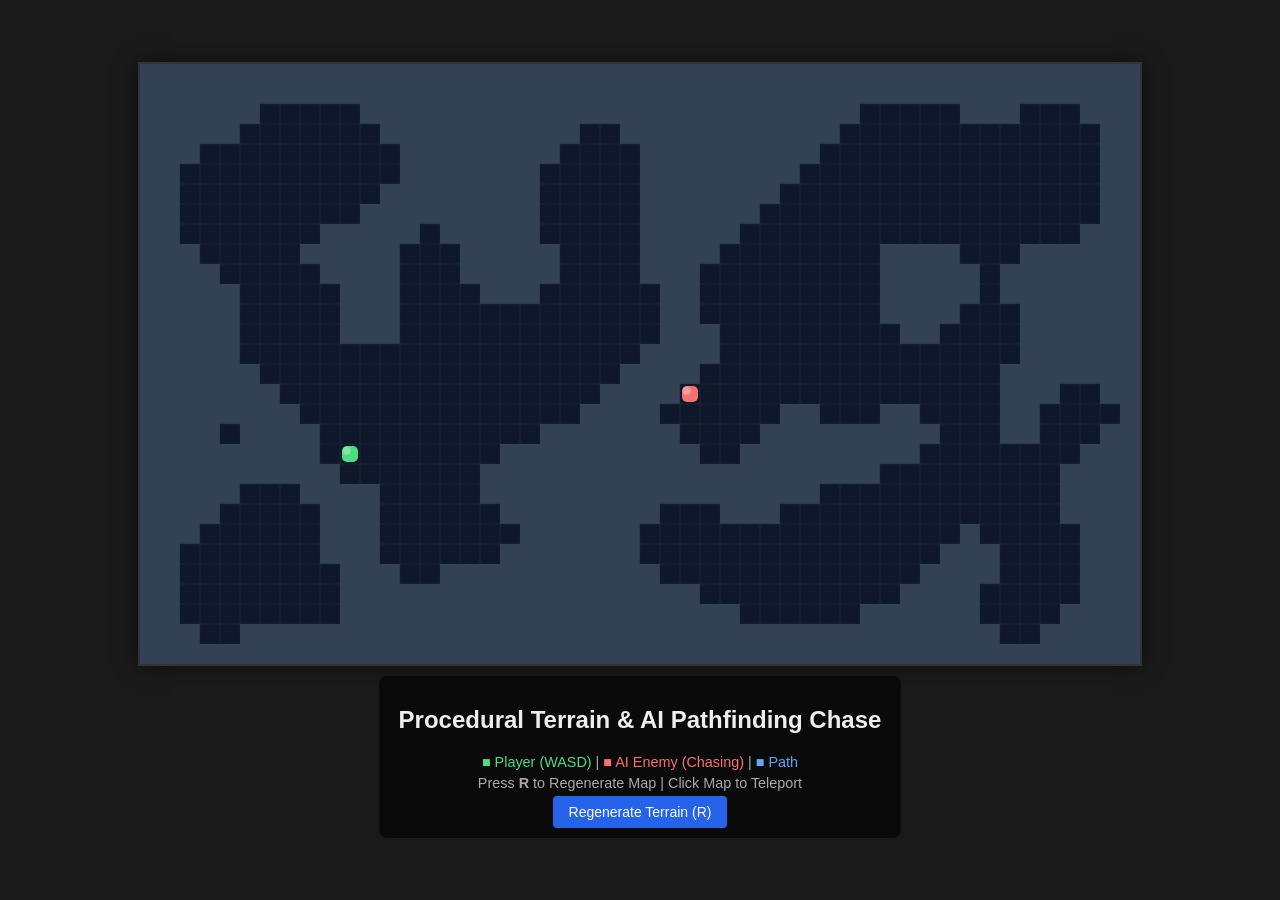
<file: PCGAI.html>
<!DOCTYPE html>
<html lang="en">
<head>
    <meta charset="UTF-8">
    <meta name="viewport" content="width=device-width, initial-scale=1.0">
    <title>Procedural Terrain & AI Pathfinding Demo</title>
    <style>
        body {
            margin: 0;
            overflow: hidden;
            background-color: #1a1a1a;
            color: #eee;
            font-family: 'Segoe UI', Tahoma, Geneva, Verdana, sans-serif;
            display: flex;
            flex-direction: column;
            align-items: center;
            justify-content: center;
            height: 100vh;
        }

        #canvas-container {
            position: relative;
            box-shadow: 0 0 20px rgba(0,0,0,0.5);
            border: 2px solid #333;
        }

        canvas {
            display: block;
            background-color: #0f0f0f;
        }

        #ui {
            margin-top: 10px;
            text-align: center;
            background: rgba(0, 0, 0, 0.6);
            padding: 10px 20px;
            border-radius: 8px;
            pointer-events: none; /* Let clicks pass through if overlapping */
        }

        .controls {
            margin-top: 5px;
            font-size: 0.9em;
            color: #aaa;
        }

        button {
            pointer-events: auto;
            background: #2563eb;
            color: white;
            border: none;
            padding: 8px 16px;
            border-radius: 4px;
            cursor: pointer;
            font-size: 14px;
            margin-top: 5px;
        }

        button:hover {
            background: #1d4ed8;
        }
    </style>
</head>
<body>

<div id="canvas-container">
    <canvas id="gameCanvas"></canvas>
</div>

<div id="ui">
    <h2>Procedural Terrain & AI Pathfinding Chase</h2>
    <div class="controls">
        <span style="color:#4ade80">■ Player (WASD)</span> |
        <span style="color:#f87171">■ AI Enemy (Chasing)</span> |
        <span style="color:#60a5fa">■ Path</span>
    </div>
    <div class="controls">
        Press <b>R</b> to Regenerate Map | Click Map to Teleport
    </div>
    <button onclick="initGame()">Regenerate Terrain (R)</button>
</div>

<script>
    /**
     * Configuration Parameters
     */
    const TILE_SIZE = 20; // Size of each grid cell in pixels
    const MAP_WIDTH = 50; // Map width in tiles
    const MAP_HEIGHT = 30; // Map height in tiles
    const SMOOTHING_ITERATIONS = 5; // Number of smoothing passes for terrain generation
    const FILL_PERCENT = 45; // Initial random wall fill percentage
    const FRAME_RATE = 60;
    const ENEMY_SPEED_FACTOR = 5; // Controls enemy speed (higher is slower)

    // Colors
    const COLORS = {
        wall: '#334155',
        floor: '#0f172a',
        player: '#4ade80', // Green
        enemy: '#f87171',  // Red
        path: 'rgba(96, 165, 250, 0.4)', // Semi-transparent Blue
        grid: '#1e293b'
    };

    const canvas = document.getElementById('gameCanvas');
    const ctx = canvas.getContext('2d');

    // Game State
    let map = []; // 0: Floor, 1: Wall
    let player = { x: 1, y: 1 };
    let enemy = { x: 1, y: 1 };
    let path = []; // Stores the A* path
    let gameInterval;
    let frameCount = 0;

    // Initialize Canvas Size
    canvas.width = MAP_WIDTH * TILE_SIZE;
    canvas.height = MAP_HEIGHT * TILE_SIZE;

    // Input Listeners
    const keys = {};
    window.addEventListener('keydown', (e) => {
        keys[e.key.toLowerCase()] = true;
        if (e.key.toLowerCase() === 'r') initGame();
    });
    window.addEventListener('keyup', (e) => keys[e.key.toLowerCase()] = false);

    // Mouse Click Teleportation
    canvas.addEventListener('mousedown', (e) => {
        const rect = canvas.getBoundingClientRect();
        const x = Math.floor((e.clientX - rect.left) / TILE_SIZE);
        const y = Math.floor((e.clientY - rect.top) / TILE_SIZE);

        // Check bounds and collision
        if (x >= 0 && x < MAP_WIDTH && y >= 0 && y < MAP_HEIGHT && map[x][y] === 0) {
            player.x = x;
            player.y = y;
            findPath(); // Immediately recalculate path
            draw();
        }
    });

    /**
     * ------------------------------------------------------------------
     * 1. Procedural Terrain Generation (Cellular Automata)
     * ------------------------------------------------------------------
     */
    function generateMap() {
        map = [];
        // 1. Random Initialization
        for (let x = 0; x < MAP_WIDTH; x++) {
            map[x] = [];
            for (let y = 0; y < MAP_HEIGHT; y++) {
                // Force borders to be walls
                if (x === 0 || x === MAP_WIDTH - 1 || y === 0 || y === MAP_HEIGHT - 1) {
                    map[x][y] = 1;
                } else {
                    // Randomly fill
                    map[x][y] = (Math.random() * 100 < FILL_PERCENT) ? 1 : 0;
                }
            }
        }

        // 2. Smoothing (Simulate organic caves)
        for (let i = 0; i < SMOOTHING_ITERATIONS; i++) {
            smoothMap();
        }
    }

    function smoothMap() {
        let newMap = [];
        for (let x = 0; x < MAP_WIDTH; x++) {
            newMap[x] = [];
            for (let y = 0; y < MAP_HEIGHT; y++) {
                let wallCount = getSurroundingWallCount(x, y);

                // Cellular Automata Rules (The "4-5 Rule")
                if (wallCount > 4) {
                    newMap[x][y] = 1; // Become a wall
                } else if (wallCount < 4) {
                    newMap[x][y] = 0; // Become floor
                } else {
                    newMap[x][y] = map[x][y]; // Stay the same
                }
            }
        }
        map = newMap;
    }

    function getSurroundingWallCount(gridX, gridY) {
        let wallCount = 0;
        for (let neighborX = gridX - 1; neighborX <= gridX + 1; neighborX++) {
            for (let neighborY = gridY - 1; neighborY <= gridY + 1; neighborY++) {
                if (neighborX >= 0 && neighborX < MAP_WIDTH && neighborY >= 0 && neighborY < MAP_HEIGHT) {
                    if (neighborX !== gridX || neighborY !== gridY) {
                        wallCount += map[neighborX][neighborY];
                    }
                } else {
                    wallCount++; // Out of bounds counts as a wall
                }
            }
        }
        return wallCount;
    }

    /**
     * Find a free spot (floor) to place an entity
     */
    function findFreeSpot() {
        let attempts = 0;
        while (attempts < 1000) {
            let x = Math.floor(Math.random() * MAP_WIDTH);
            let y = Math.floor(Math.random() * MAP_HEIGHT);
            if (map[x][y] === 0) {
                return { x, y };
            }
            attempts++;
        }
        return { x: 1, y: 1 }; // Fallback
    }

    /**
     * ------------------------------------------------------------------
     * 2. AI Pathfinding Algorithm (A*)
     * ------------------------------------------------------------------
     */
    class Node {
        constructor(x, y, isWall) {
            this.x = x;
            this.y = y;
            this.isWall = isWall;
            this.g = 0; // Cost from start
            this.h = 0; // Heuristic (estimated cost to end)
            this.f = 0; // Total cost (g + h)
            this.parent = null;
        }
    }

    function findPath() {
        // Simple A* Implementation
        let openSet = [];
        let closedSet = [];

        // Initialize node grid
        let gridNodes = [];
        for(let x=0; x<MAP_WIDTH; x++){
            gridNodes[x] = [];
            for(let y=0; y<MAP_HEIGHT; y++){
                gridNodes[x][y] = new Node(x, y, map[x][y] === 1);
            }
        }

        let startNode = gridNodes[enemy.x][enemy.y];
        let targetNode = gridNodes[player.x][player.y];

        // If target is inside a wall (edge case), abort or find nearest
        if(targetNode.isWall) return;

        openSet.push(startNode);

        while (openSet.length > 0) {
            // Find node with lowest f score
            let winner = 0;
            for (let i = 0; i < openSet.length; i++) {
                if (openSet[i].f < openSet[winner].f) {
                    winner = i;
                }
            }
            let current = openSet[winner];

            // Path found?
            if (current === targetNode) {
                path = [];
                let temp = current;
                while (temp.parent) {
                    path.push({x: temp.x, y: temp.y});
                    temp = temp.parent;
                }
                path.reverse();
                return;
            }

            // Move current from open to closed
            openSet.splice(winner, 1);
            closedSet.push(current);

            // Check neighbors
            let neighbors = getNeighbors(current, gridNodes);
            for (let i = 0; i < neighbors.length; i++) {
                let neighbor = neighbors[i];

                if (closedSet.includes(neighbor) || neighbor.isWall) {
                    continue;
                }

                // Calculate new g score (assuming cost of 1 for adjacent moves)
                let tempG = current.g + 1;

                let newPath = false;
                if (openSet.includes(neighbor)) {
                    if (tempG < neighbor.g) {
                        neighbor.g = tempG;
                        newPath = true;
                    }
                } else {
                    neighbor.g = tempG;
                    newPath = true;
                    openSet.push(neighbor);
                }

                if (newPath) {
                    neighbor.h = heuristic(neighbor, targetNode);
                    neighbor.f = neighbor.g + neighbor.h;
                    neighbor.parent = current;
                }
            }
        }

        // No path found
        path = [];
    }

    function getNeighbors(node, gridNodes) {
        let neighbors = [];
        let dirs = [[0, 1], [0, -1], [1, 0], [-1, 0]]; // Up, Down, Left, Right (No diagonals)

        for (let dir of dirs) {
            let x = node.x + dir[0];
            let y = node.y + dir[1];

            if (x >= 0 && x < MAP_WIDTH && y >= 0 && y < MAP_HEIGHT) {
                neighbors.push(gridNodes[x][y]);
            }
        }
        return neighbors;
    }

    // Heuristic function (Manhattan Distance)
    function heuristic(a, b) {
        return Math.abs(a.x - b.x) + Math.abs(a.y - b.y);
    }


    /**
     * ------------------------------------------------------------------
     * 3. Game Loop & Rendering
     * ------------------------------------------------------------------
     */
    function update() {
        frameCount++;

        // Player Movement (WASD + Collision Detection)
        // Add delay so player doesn't move too fast
        if (frameCount % 5 === 0) {
            let dx = 0;
            let dy = 0;
            if (keys['w'] || keys['arrowup']) dy = -1;
            if (keys['s'] || keys['arrowdown']) dy = 1;
            if (keys['a'] || keys['arrowleft']) dx = -1;
            if (keys['d'] || keys['arrowright']) dx = 1;

            if (dx !== 0 || dy !== 0) {
                let targetX = player.x + dx;
                let targetY = player.y + dy;

                // Collision Check
                if (targetX >= 0 && targetX < MAP_WIDTH &&
                    targetY >= 0 && targetY < MAP_HEIGHT &&
                    map[targetX][targetY] === 0) {
                    player.x = targetX;
                    player.y = targetY;
                    // Recalculate path immediately after player moves
                    findPath();
                }
            }
        }

        // Enemy Movement
        if (frameCount % ENEMY_SPEED_FACTOR === 0) {
            if (path.length > 0) {
                let nextStep = path[0];
                enemy.x = nextStep.x;
                enemy.y = nextStep.y;
                // Note: We don't shift() the path here because we recalculate it fully below.
            }

            // Chase Logic: Re-calculate path frequently
            findPath();

            // Capture Logic (Collision)
            if (enemy.x === player.x && enemy.y === player.y) {
                // Caught logic (visual feedback only for this demo)
            }
        }
    }

    function draw() {
        // Clear Background
        ctx.fillStyle = COLORS.floor;
        ctx.fillRect(0, 0, canvas.width, canvas.height);

        // Draw Map
        for (let x = 0; x < MAP_WIDTH; x++) {
            for (let y = 0; y < MAP_HEIGHT; y++) {
                if (map[x][y] === 1) {
                    ctx.fillStyle = COLORS.wall;
                    ctx.fillRect(x * TILE_SIZE, y * TILE_SIZE, TILE_SIZE, TILE_SIZE);
                } else {
                    // Draw faint grid lines
                    ctx.strokeStyle = COLORS.grid;
                    ctx.lineWidth = 0.5;
                    ctx.strokeRect(x * TILE_SIZE, y * TILE_SIZE, TILE_SIZE, TILE_SIZE);
                }
            }
        }

        // Draw Path (A*)
        if (path.length > 0) {
            ctx.beginPath();
            // Start from center of enemy tile
            ctx.moveTo(enemy.x * TILE_SIZE + TILE_SIZE/2, enemy.y * TILE_SIZE + TILE_SIZE/2);
            for (let p of path) {
                ctx.lineTo(p.x * TILE_SIZE + TILE_SIZE/2, p.y * TILE_SIZE + TILE_SIZE/2);
            }
            ctx.strokeStyle = COLORS.path;
            ctx.lineWidth = 4;
            ctx.stroke();

            // Draw dots at path nodes
            ctx.fillStyle = COLORS.path;
            for (let p of path) {
                ctx.beginPath();
                ctx.arc(p.x * TILE_SIZE + TILE_SIZE/2, p.y * TILE_SIZE + TILE_SIZE/2, 2, 0, Math.PI * 2);
                ctx.fill();
            }
        }

        // Draw Player
        drawEntity(player.x, player.y, COLORS.player);

        // Draw Enemy
        drawEntity(enemy.x, enemy.y, COLORS.enemy);
    }

    function drawEntity(gridX, gridY, color) {
        let x = gridX * TILE_SIZE;
        let y = gridY * TILE_SIZE;
        let padding = 2;

        ctx.fillStyle = color;
        // Draw rounded rect for entities
        ctx.beginPath();
        ctx.roundRect(x + padding, y + padding, TILE_SIZE - padding*2, TILE_SIZE - padding*2, 5);
        ctx.fill();

        // Add a highlight for 3D effect
        ctx.fillStyle = 'rgba(255,255,255,0.3)';
        ctx.beginPath();
        ctx.arc(x + TILE_SIZE/3, y + TILE_SIZE/3, TILE_SIZE/5, 0, Math.PI*2);
        ctx.fill();
    }

    function initGame() {
        generateMap();
        player = findFreeSpot();
        enemy = findFreeSpot();
        // Ensure enemy doesn't spawn too close to player
        while(Math.abs(enemy.x - player.x) + Math.abs(enemy.y - player.y) < 5) {
            enemy = findFreeSpot();
        }
        findPath();
        frameCount = 0;
    }

    function loop() {
        update();
        draw();
        requestAnimationFrame(loop);
    }

    // Start Game
    initGame();
    loop();

</script>
</body>
</html>
</file>
<file: portfolio.css>
@font-face {
    font-family: 'Pixelify Sans';
    src: url('assets/fonts/PixelifySans.ttf') format('truetype');
    font-weight: 400 700;
    font-style: normal;
    font-display: swap;
}
/* Light academic pixel studio. Static HTML, CSS 3D, no build step. */
:root {
    color-scheme: light;
    --bg-deep: #edd5b9;
    --bg-surface: #f7e7cf;
    --text-main: #40362e;
    --text-muted: #6b5949;
    --accent-primary: #b24f35;
    --accent-secondary: #356a60;
    --border: #c9ad8b;
    --space: 8px;
}
* { box-sizing: border-box; margin: 0; padding: 0; }
body {
    min-height: 100vh;
    display: flex;
    flex-direction: column;
    background: var(--bg-deep);
    color: var(--text-main);
    font-family: 'Inter', system-ui, sans-serif;
    font-size: 16px;
    line-height: 1.75;
}
/* Sparse, static ambient pixels stay outside the reading column. */
body::before, body::after {
    content: '';
    position: fixed;
    z-index: -1;
    top: 104px;
    width: 3px;
    height: 3px;
    pointer-events: none;
    opacity: .3;
}
body::before { left: 24px; background: var(--accent-primary); box-shadow: 16px 184px #ff3366, -8px 488px #00f2ea, 8px 736px #ff3366; }
body::after { right: 24px; background: var(--accent-secondary); box-shadow: -16px 248px #00f2ea, 8px 552px #ff3366, -8px 808px #00f2ea; }
h1, h2, h3, h4 { color: var(--text-main); font-weight: 600; letter-spacing: -.035em; line-height: 1.25; }
h1 { font-size: clamp(2.25rem, 5vw, 4rem); }
h2 { font-size: 1.5rem; margin-bottom: 24px; }
h3 { font-size: 1.5rem; margin-bottom: 12px; }
h4 { font-size: 1rem; margin-bottom: 8px; }
p { color: var(--text-muted); margin-bottom: 24px; max-width: 68ch; }
a { color: var(--text-main); text-decoration: none; border-bottom: 1px solid var(--border); cursor: pointer; transition: color .15s, border-color .15s; }
a:hover { color: var(--accent-secondary); border-color: var(--accent-secondary); }
a:focus-visible, button:focus-visible, canvas:focus-visible { outline: 2px solid var(--accent-secondary); outline-offset: 4px; }
.mono, .intro-tags, .section-label { font-family: 'JetBrains Mono', monospace; }
.container { width: 100%; max-width: 1248px; margin-inline: auto; padding-inline: 48px; }
.hidden { display: none !important; }
header { padding: 64px 0 48px; border-bottom: 1px solid var(--border); }
#home-view header { background: radial-gradient(ellipse at 0 0, #ff336608, transparent 36%), radial-gradient(ellipse at 100% 0, #00f2ea06, transparent 32%); }
#home-view h1 { margin-bottom: 16px; }
#home-view .research-focus { color: var(--text-main); font-size: clamp(1rem, 1.7vw, 1.25rem); line-height: 1.6; max-width: none; margin-bottom: 16px; }
#home-view .research-focus::before { content: ''; display: inline-block; width: 4px; height: 4px; background: var(--accent-primary); margin: 0 12px 4px 0; }
#home-view .research-interests { font-size: .875rem; max-width: 92ch; margin-bottom: 24px; }
#home-view .research-interests strong { font-weight: 400; }
.intro-tags { display: flex; flex-wrap: wrap; gap: 8px; }
.intro-tags span { padding: 4px 12px; color: var(--text-muted); border: 1px solid var(--border); border-radius: 2px; font-size: .75rem; line-height: 1.7; background: var(--bg-surface); }
.intro-tags span:first-child { color: var(--accent-secondary); border-color: #9daa88; }
section { margin: 48px 0 64px; }
#work { display: grid; grid-template-columns: repeat(2, minmax(0, 1fr)); gap: 24px; scroll-margin-top: 24px; }
.section-label { font-size: .75rem; font-weight: 400; line-height: 1.6; letter-spacing: .12em; text-transform: uppercase; }
#work > h2 { grid-column: 1 / -1; display: flex; align-items: center; gap: 16px; margin: 0 0 8px; }
#work > h2::before { content: ''; width: 4px; height: 4px; flex-shrink: 0; background: var(--accent-primary); box-shadow: 4px 4px #ff336640; }
#work > h2::after { content: ''; flex: 1; height: 1px; background: var(--border); }
.project-card { display: flex; flex-direction: column; min-width: 0; padding: 8px; border: 1px solid var(--border); border-radius: 4px; background: var(--bg-surface); box-shadow: 4px 4px 0 #d6b996; transition: border-color .18s, box-shadow .18s, transform .18s; }
.project-card:hover, .project-card:focus-within { border-color: var(--accent-secondary); }
.media-frame { position: relative; width: 100%; aspect-ratio: 16 / 9; flex: none; overflow: hidden; background: #000; border: 1px solid var(--border); border-radius: 2px; }
.media-frame > img, .media-frame > video, .media-frame > iframe { display: block; width: 100%; height: 100%; }
/* GTP card: primary video + secondary trajectory figure carousel. */
.project-media-column { display: flex; flex-direction: column; gap: 8px; min-width: 0; }
.media-carousel {
    position: relative;
    border: 1px solid var(--border);
    border-radius: 2px;
    background: #0b0f14;
    overflow: hidden;
}
.media-carousel:focus-visible { outline: 2px solid var(--accent-secondary); outline-offset: 4px; }
.carousel-viewport { overflow: hidden; }
.carousel-track { display: flex; transition: transform .28s ease; will-change: transform; }
.carousel-slide { flex: 0 0 100%; margin: 0; }
.carousel-slide img { display: block; width: 100%; height: auto; object-fit: contain; }
.carousel-btn {
    position: absolute;
    top: 50%;
    transform: translateY(-50%);
    z-index: 2;
    display: inline-flex;
    align-items: center;
    justify-content: center;
    width: 44px;
    height: 44px;
    padding: 0;
    border: 1px solid #4a5a68;
    border-radius: 2px;
    background: #0b0f14d9;
    color: #e8eef4;
    font-size: 1.5rem;
    line-height: 1;
    cursor: pointer;
}
.carousel-btn:hover { border-color: var(--accent-secondary); color: #fff; }
.carousel-btn--prev { left: 8px; }
.carousel-btn--next { right: 8px; }
.carousel-dots {
    position: absolute;
    left: 0;
    right: 0;
    bottom: 8px;
    display: flex;
    justify-content: center;
    gap: 8px;
    z-index: 2;
}
.carousel-dot {
    width: 10px;
    height: 10px;
    padding: 0;
    border: 1px solid #8fa0ad;
    border-radius: 50%;
    background: #0b0f14b3;
    cursor: pointer;
}
.carousel-dot[aria-selected="true"] { background: var(--accent-secondary); border-color: var(--accent-secondary); }
iframe { border: 0; }
.project-meta { display: flex; flex-direction: column; flex: 1; min-width: 0; padding: 24px 16px 16px; }
.project-meta h3 { font-size: 1.375rem; margin-bottom: 12px; }
.project-sub { display: block; color: var(--text-main); font-size: .875rem; line-height: 1.6; margin-bottom: 16px; }
.project-meta p { font-size: 1rem; line-height: 1.8; max-width: none; }
.project-meta p strong { color: var(--text-main); font-weight: 600; }
.tech-stack { display: flex; flex-wrap: wrap; gap: 8px; margin-top: auto; margin-bottom: 24px; }
.tech-pill { padding: 4px 8px; border: 1px solid var(--border); border-radius: 2px; color: var(--text-muted); font-size: .6875rem; line-height: 1.7; }
.actions { display: flex; flex-wrap: wrap; align-items: center; gap: 8px 24px; border-top: 1px solid var(--border); padding-top: 16px; }
.btn-link { display: inline-flex; align-items: center; justify-content: center; gap: 8px; min-height: 44px; font-size: .875rem; font-weight: 600; border-bottom: 1px solid var(--border); }
.actions .btn-link::after { content: ''; width: 5px; height: 5px; border-top: 1px solid currentColor; border-right: 1px solid currentColor; transform: rotate(45deg); }
.project-card--featured, .project-card--wide { grid-column: 1 / -1; display: grid; grid-template-columns: minmax(0, 1.12fr) minmax(0, 1fr); align-items: center; gap: 8px; padding: 16px; }
.project-card--featured { border-top-color: #db7770; }
.project-card--featured .project-meta, .project-card--wide .project-meta { padding: 16px; }
.project-card--featured h3 { font-size: 2rem; }
.project-card--featured .actions .btn-link:first-child { color: var(--accent-secondary); border: 1px solid #9daa88; padding: 8px 16px; border-radius: 2px; }
.project-card--featured .actions .btn-link:first-child:hover { border-color: var(--accent-secondary); background: #e0e6cb; }
/* Keep the native canvas ratio inside a 16:9 black media well. */
.media-frame:has(#gameCanvas) { display: flex; justify-content: center; align-items: center; }
#gameCanvas { display: block; width: auto !important; height: 100% !important; max-width: 100%; aspect-ratio: 5 / 3; }
.game-overlay { position: absolute; bottom: 0; left: 0; right: 0; padding: 4px 8px; color: #e0e0e0; background: #0a0a0fed; font: .625rem/1.6 'JetBrains Mono', monospace; text-align: center; pointer-events: none; }
.grid-2 { display: grid; grid-template-columns: minmax(0, .7fr) minmax(0, 1.3fr); gap: 48px; border-top: 1px solid var(--border); padding-top: 40px; }
.grid-2 > div { color: var(--text-muted); }
.grid-2 > div + div { padding-left: 48px; border-left: 1px solid var(--border); }
.grid-2 h2 { font-size: .75rem; font-family: 'JetBrains Mono', monospace; font-weight: 400; text-transform: uppercase; letter-spacing: .1em; }
.grid-2 h4 { font-size: .75rem; font-weight: 400; }
.skill-list { list-style: none; display: grid; grid-template-columns: repeat(2, minmax(0, 1fr)); gap: 0 24px; }
.skill-list li { font-family: 'Inter', system-ui, sans-serif; color: var(--text-main); font-size: .875rem; padding: 8px 0; border-bottom: 1px solid var(--border); }
.skill-list li::before { content: ''; display: inline-block; width: 3px; height: 3px; background: var(--accent-secondary); margin: 0 12px 3px 0; }
footer { margin-top: auto; padding: 32px 0; border-top: 1px solid var(--border); font-size: .875rem; }
footer .container { display: grid; grid-template-columns: minmax(0, 1fr) auto; gap: 16px 32px; align-items: center; }
footer p { margin: 0 !important; color: var(--text-main) !important; font-size: .875rem; }
footer .container > div, .profile-links { display: flex; flex-wrap: wrap; gap: 24px; margin: 0 !important; }
footer a, .profile-links a { display: inline-flex; align-items: center; min-height: 44px; margin: 0 !important; }
footer .mono { grid-column: 1 / -1; color: var(--text-muted) !important; opacity: 1 !important; }
/* Existing technical breakdown views retain their content and readable prose. */
.article-content { margin-top: 48px; margin-bottom: 64px; max-width: 896px; }
.article-content h2 { margin-top: 48px; padding-bottom: 8px; border-bottom: 1px solid var(--border); }
.article-content h3 { margin-top: 32px; }
.article-content ul, .article-content ol { margin: 0 0 24px 24px; color: var(--text-muted); }
.article-content li { margin-bottom: 8px; }
pre { background: var(--bg-surface); border: 1px solid var(--border); border-radius: 2px; padding: 16px; overflow-x: auto; margin: 24px 0; }
code { font: .875rem/1.7 'JetBrains Mono', monospace; color: var(--text-main); }
@media (max-width: 1080px) {
    .container { padding-inline: 32px; }
    .project-card--featured, .project-card--wide { display: flex; padding: 8px; }
    .project-card--featured .project-meta, .project-card--wide .project-meta { padding: 24px 16px 16px; }
}
@media (max-width: 720px) {
    body::before, body::after { display: none; }

    .container { padding-inline: 24px; }
    header { padding: 40px 0 32px; }
    #home-view .research-focus { font-size: 1rem; }
    .intro-tags span { padding-inline: 8px; }
    section { margin: 32px 0 48px; }
    #work { grid-template-columns: minmax(0, 1fr); gap: 24px; }
    .project-card--featured h3 { font-size: 1.75rem; }
    .project-meta, .project-card--featured .project-meta, .project-card--wide .project-meta { padding: 24px 8px 8px; }
    .project-meta p { font-size: 1rem; }
    .grid-2 { grid-template-columns: minmax(0, 1fr); gap: 32px; padding-top: 32px; }
    .grid-2 > div + div { padding-left: 0; border-left: 0; }
    .skill-list { gap: 0 16px; }
    footer .container { grid-template-columns: minmax(0, 1fr); }
    footer p { overflow-wrap: anywhere; }
    .article-content { padding-inline: 24px; }
}
@media (max-width: 360px) {
    .container { padding-inline: 16px; }
    .intro-tags span { padding-inline: 8px; }
    .actions { column-gap: 16px; }
    .skill-list { grid-template-columns: minmax(0, 1fr); }
    .game-overlay { font-size: .5625rem; }
}
@media (prefers-reduced-motion: reduce) {
    *, *::before, *::after { transition: none !important; scroll-behavior: auto !important; }
}
/* Cream paper, mint glass and small hard pixel shadows. */
::selection { background: #f9d9b8; color: #40362e; }
#home-view header { padding: 72px 0 56px; background: radial-gradient(ellipse at 95% 10%, #dfb58c70, transparent 60%), linear-gradient(180deg, #f2ddbf, #edd5b9); }
.hero-layout { display: grid; grid-template-columns: minmax(0, 1.1fr) minmax(0, 1fr); gap: 56px; align-items: center; }
.hero-copy { min-width: 0; }
#home-view h1 { font-size: clamp(2.5rem, 4.6vw, 4.25rem); letter-spacing: -.06em; margin-bottom: 24px; }
#home-view .research-focus { font-size: 1.125rem; max-width: 42ch; }
#home-view .research-interests { margin-bottom: 24px; }
.intro-tags span { background: #e8cfad; box-shadow: 2px 2px 0 #cdb08a; }
.intro-tags span:first-child { background: #dae1c5; }
.profile-links { margin-top: 32px !important; gap: 16px !important; align-items: center; }
.profile-links a { font-size: .875rem; }
.profile-links a:last-child { border: 1px solid #bba58e; background: #ffe6c7; padding: 8px 16px; box-shadow: 3px 3px 0 #dcc2a0; border-radius: 2px; color: #644124; }
.profile-links a:last-child:hover { background: #ffdbb3; border-color: #987756; }
#work > h2 { color: #695139; }
#work > h2::before { box-shadow: 4px 4px #edc9bc; }
.project-card--featured { background: #f7e7cf; }
.tech-pill { background: #edddc3; border-color: #d0bda0; }
.project-sub { color: #49634e; }
.project-card--featured .actions .btn-link:first-child { background: #e0e6cb; box-shadow: 2px 2px 0 #bec8a6; }
.media-frame { border-color: #333d3d; }
.grid-2 { background: #e7cdae; padding: 40px 32px; border: 1px solid var(--border); box-shadow: 4px 4px 0 #d6b996; }
footer { background: #e2c6a4; }
footer .mono { grid-column: auto; justify-self: end; }
.pixel-scene { position: relative; border: 1px solid #bea381; border-radius: 4px; background: #f3e1c5; box-shadow: 8px 8px 0 #d2b38d; min-width: 0; isolation: isolate; }
.scene-toolbar { height: 32px; padding: 0 12px; display: flex; align-items: center; gap: 6px; background: #e8ceb0; border-bottom: 1px solid #c4a883; border-radius: 3px 3px 0 0; }
.scene-toolbar i { display: block; width: 6px; height: 6px; background: #d48c76; }
.scene-toolbar i:nth-child(2) { background: #c6ba78; }
.scene-toolbar i:nth-child(3) { background: #7dad97; }
.scene-toolbar span { height: 3px; width: 48px; margin-left: auto; background: #bba17e; }
.scene-viewport { position: relative; height: 336px; perspective: 1000px; overflow: hidden; background-image: radial-gradient(#96ab971f .7px, transparent .7px); background-size: 16px 16px; }
.voxel-world { position: absolute; width: 252px; height: 252px; top: 44px; left: calc(50% - 126px); transform-style: preserve-3d; transform: rotateX(58deg) rotateZ(35deg) scale(var(--scene-scale, 1)); }
.scene-floor { position: absolute; width: 248px; height: 248px; top: 64px; left: calc(50% - 124px); transform: rotateX(58deg) rotateZ(35deg); background: #b2c9ad33; box-shadow: 16px 16px 0 #b2c9ad14; }
.voxel { position: absolute; transform-style: preserve-3d; width: var(--size); height: var(--size); left: var(--x); top: var(--y); transform: translateZ(var(--z)); }
.voxel > span { position: absolute; display: block; border: 1px solid #355c4b16; }
.voxel-top { width: 100%; height: 100%; transform: translateZ(var(--height)); background: var(--top); }
.voxel-front { top: 100%; width: 100%; height: var(--height); transform-origin: top; transform: rotateX(90deg); background: var(--front); }
.voxel-side { left: 100%; width: var(--height); height: 100%; transform-origin: left; transform: rotateY(-90deg); background: var(--side); }
.voxel--marker { animation: pixel-route 16s steps(1, end) infinite; }
@keyframes pixel-route {
    0%, 100% { transform: translate3d(36px, 176px, 26px); }
    12.5% { transform: translate3d(64px, 176px, 26px); }
    25% { transform: translate3d(92px, 176px, 26px); }
    37.5% { transform: translate3d(120px, 176px, 26px); }
    50% { transform: translate3d(120px, 148px, 26px); }
    62.5% { transform: translate3d(120px, 120px, 26px); }
    75% { transform: translate3d(148px, 120px, 26px); }
    87.5% { transform: translate3d(176px, 120px, 26px); }
}
.scene-cross { position: absolute; width: 12px; height: 12px; opacity: .65; background: linear-gradient(#9aac95, #9aac95) center / 2px 12px no-repeat, linear-gradient(#9aac95, #9aac95) center / 12px 2px no-repeat; }
.scene-cross--one { top: 24px; right: 24px; }
.scene-cross--two { left: 24px; bottom: 24px; }
.scene-status { display: flex; gap: 4px; align-items: center; height: 28px; padding-inline: 12px; border-top: 1px solid #d8e2cf; background: #edf3e5; }
.scene-status i { display: block; width: 4px; height: 4px; background: #4e9782; margin-right: auto; }
.scene-status span { width: 16px; height: 3px; background: #b8cbb0; }
.scene-status span:last-child { background: #4e9782; }
.pixel-scene.is-paused .voxel--marker { animation-play-state: paused; }
@media (hover: hover) and (pointer: fine) and (prefers-reduced-motion: no-preference) {
    .project-card:hover { transform: translate(-2px, -2px); box-shadow: 6px 6px 0 #c3ae8c; }
}
@media (max-width: 1080px) {
    .hero-layout { gap: 32px; grid-template-columns: minmax(0, 1.1fr) minmax(0, 1fr); }
    .voxel-world, .scene-floor { --scene-scale: .87; }
    .scene-viewport { height: 304px; }
    .scene-floor { transform: rotateX(58deg) rotateZ(35deg) scale(.87); }
    #home-view h1 { font-size: clamp(2.5rem, 5vw, 3.5rem); }
}
@media (max-width: 800px) {
    .hero-layout { grid-template-columns: minmax(0, 1fr); gap: 40px; }
    #home-view header { padding-top: 48px; }
    .pixel-scene { max-width: 520px; width: 100%; justify-self: center; }
    .voxel-world, .scene-floor { --scene-scale: 1; }
    .scene-viewport { height: 320px; }
    .scene-floor { transform: rotateX(58deg) rotateZ(35deg); }
}
@media (max-width: 720px) {
    .grid-2 { padding: 32px 24px; }
    .profile-links { margin-top: 24px !important; }
    footer .mono { justify-self: start; }
    .pixel-scene { box-shadow: 4px 4px 0 #d2b38d; }
}
@media (max-width: 360px) {
    .voxel-world, .scene-floor { --scene-scale: .82; }
    .scene-viewport { height: 280px; }
    .scene-floor { transform: rotateX(58deg) rotateZ(35deg) scale(.82); }
    .grid-2 { padding: 24px 16px; }
    .profile-links { gap: 12px !important; }
}
@media (prefers-reduced-motion: reduce), (pointer: coarse) {
    .voxel--marker { animation: none; transform: translate3d(36px, 176px, 26px); }

}
/* Fit the complete diorama inside narrow screens without delaying the projects. */
@media (max-width: 720px) {
    .voxel-world, .scene-floor { --scene-scale: .88; top: 20px; }
    .scene-viewport { height: 280px; }
    .scene-floor { top: 40px; transform: rotateX(58deg) rotateZ(35deg) scale(.88); }
}
@media (max-width: 440px) {
    .voxel-world, .scene-floor { --scene-scale: .72; top: 4px; }
    .scene-viewport { height: 248px; }
    .scene-floor { top: 24px; transform: rotateX(58deg) rotateZ(35deg) scale(.72); }
}
@media (max-width: 360px) {
    .voxel-world, .scene-floor { --scene-scale: .64; top: 0; }
    .scene-viewport { height: 232px; }
    .scene-floor { top: 20px; transform: rotateX(58deg) rotateZ(35deg) scale(.64); }
}

/* Complete side faces keep the terrain solid throughout a full revolution. */
.voxel-back { top: 0; width: 100%; height: var(--height); transform-origin: top; transform: rotateX(90deg); background: var(--front); }
.voxel-left { left: 0; width: var(--height); height: 100%; transform-origin: left; transform: rotateY(-90deg); background: var(--side); }
.voxel-world, .scene-floor { animation: terrain-orbit 24s linear infinite; }
@keyframes terrain-orbit {
    from { transform: rotateX(58deg) rotateZ(35deg) scale(var(--scene-scale, 1)); }
    to { transform: rotateX(58deg) rotateZ(395deg) scale(var(--scene-scale, 1)); }
}
@media (prefers-reduced-motion: reduce) {
    .voxel-world, .scene-floor { animation-duration: 72s; }
}

/* Pixel lettering is reserved for display text; research prose stays in Inter. */
#home-view h1 {
    font-family: 'Pixelify Sans', 'JetBrains Mono', monospace;
    font-weight: 600;
    letter-spacing: -.025em;
    line-height: 1.1;
}
.section-label, #home-view .grid-2 h2 {
    font-family: 'Pixelify Sans', 'JetBrains Mono', monospace;
    font-size: 1rem;
    font-weight: 500;
    letter-spacing: .04em;
}
/* Afterglow flagship card: alternate title, small status/credits note. */
.project-card--flagship { align-items: start; }
@media (min-width: 1081px) {
    /* Text column is taller than the media; keep the video and screenshots in view while reading. */
    .project-card--flagship .project-media-column { position: sticky; top: 16px; }
}
.title-alt { display: block; margin-top: 4px; color: var(--text-muted); font-size: 1rem; font-weight: 400; letter-spacing: .02em; }
.project-points { list-style: none; margin: 0 0 20px; display: grid; gap: 12px; }
.project-points li { color: var(--text-muted); font-size: .9375rem; line-height: 1.7; padding-left: 16px; position: relative; }
.project-points li::before { content: ''; position: absolute; left: 0; top: .7em; width: 5px; height: 5px; background: var(--accent-primary); }
.project-points strong { color: var(--text-main); font-weight: 600; }
.project-card--flagship .project-meta > p:first-of-type { margin-bottom: 16px; }
.project-meta .project-note { font-size: .8125rem; line-height: 1.7; padding-top: 12px; border-top: 1px dashed var(--border); }
.project-note a { color: var(--text-muted); }
.project-note a:hover { color: var(--accent-secondary); }
@media (max-width: 360px) {
    #home-view h1 { font-size: 2.375rem; }
    .section-label, #home-view .grid-2 h2 { font-size: .9375rem; }
}
</file>
